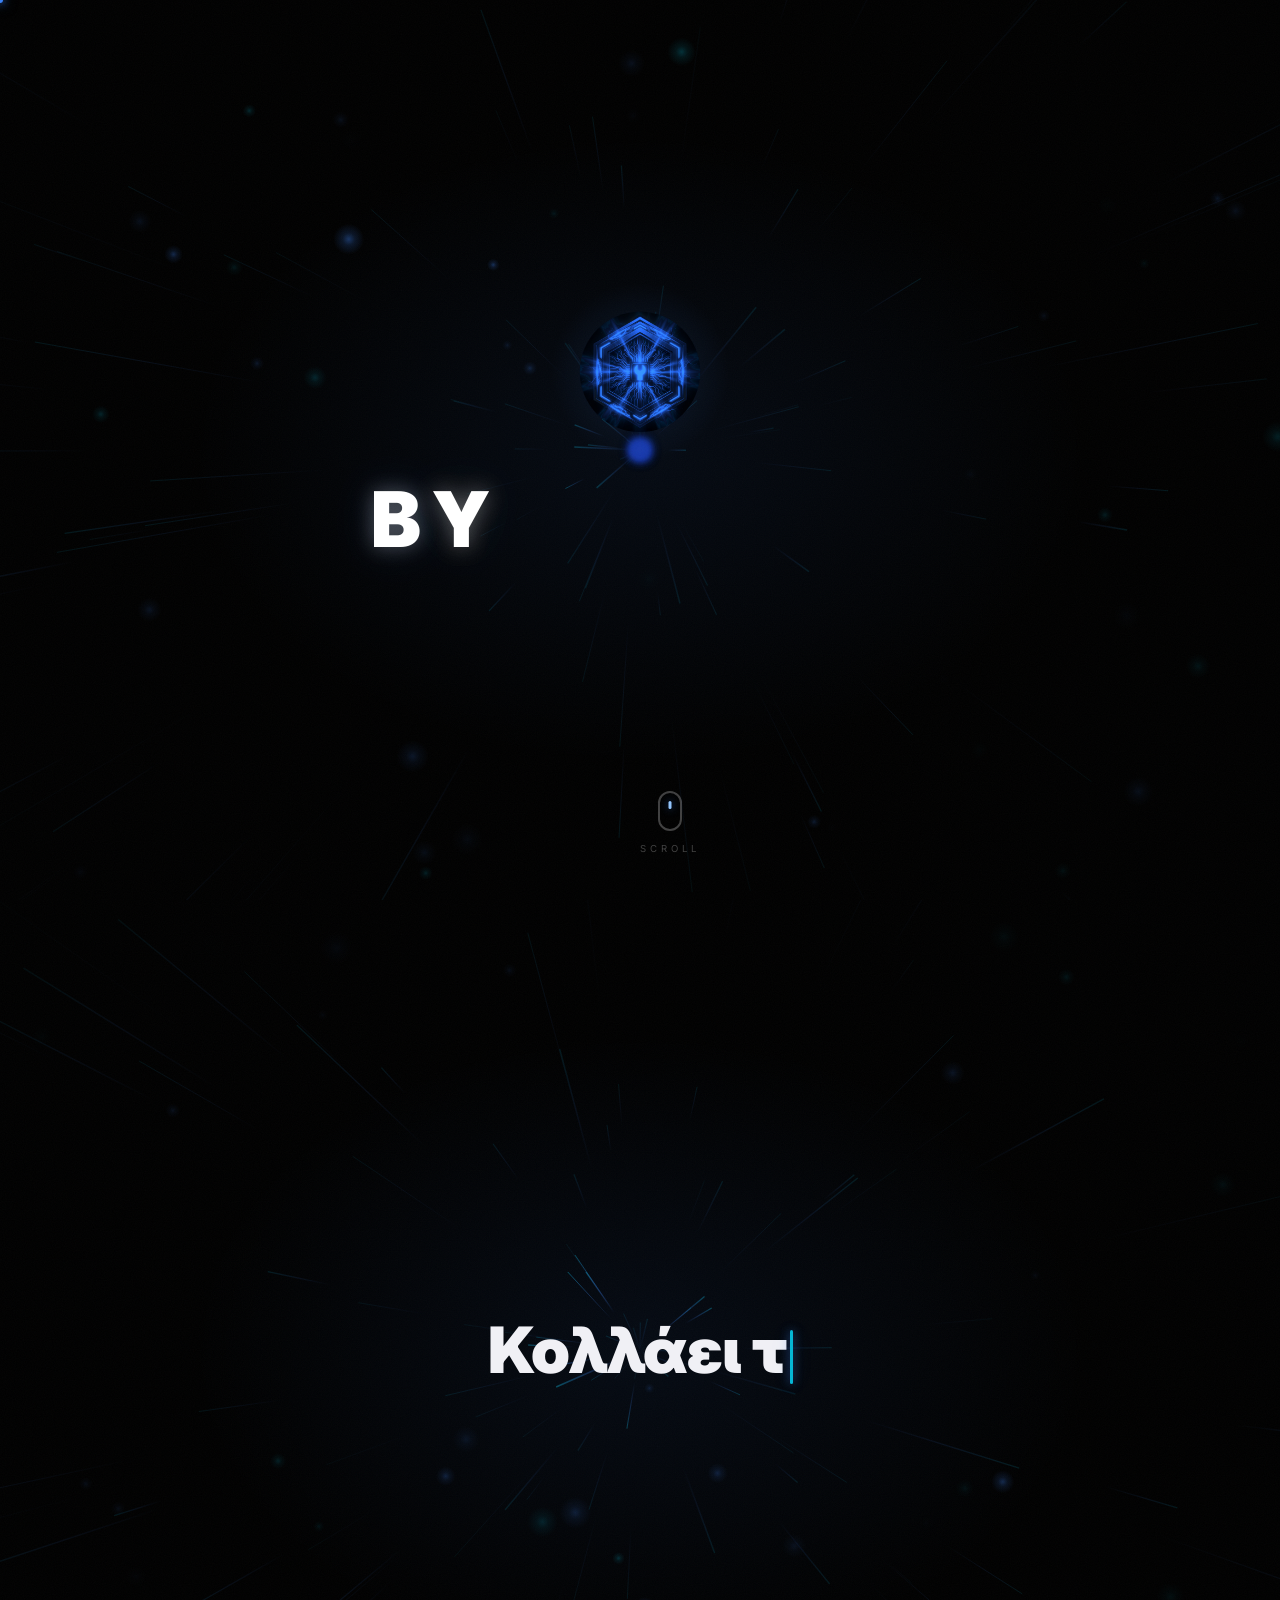
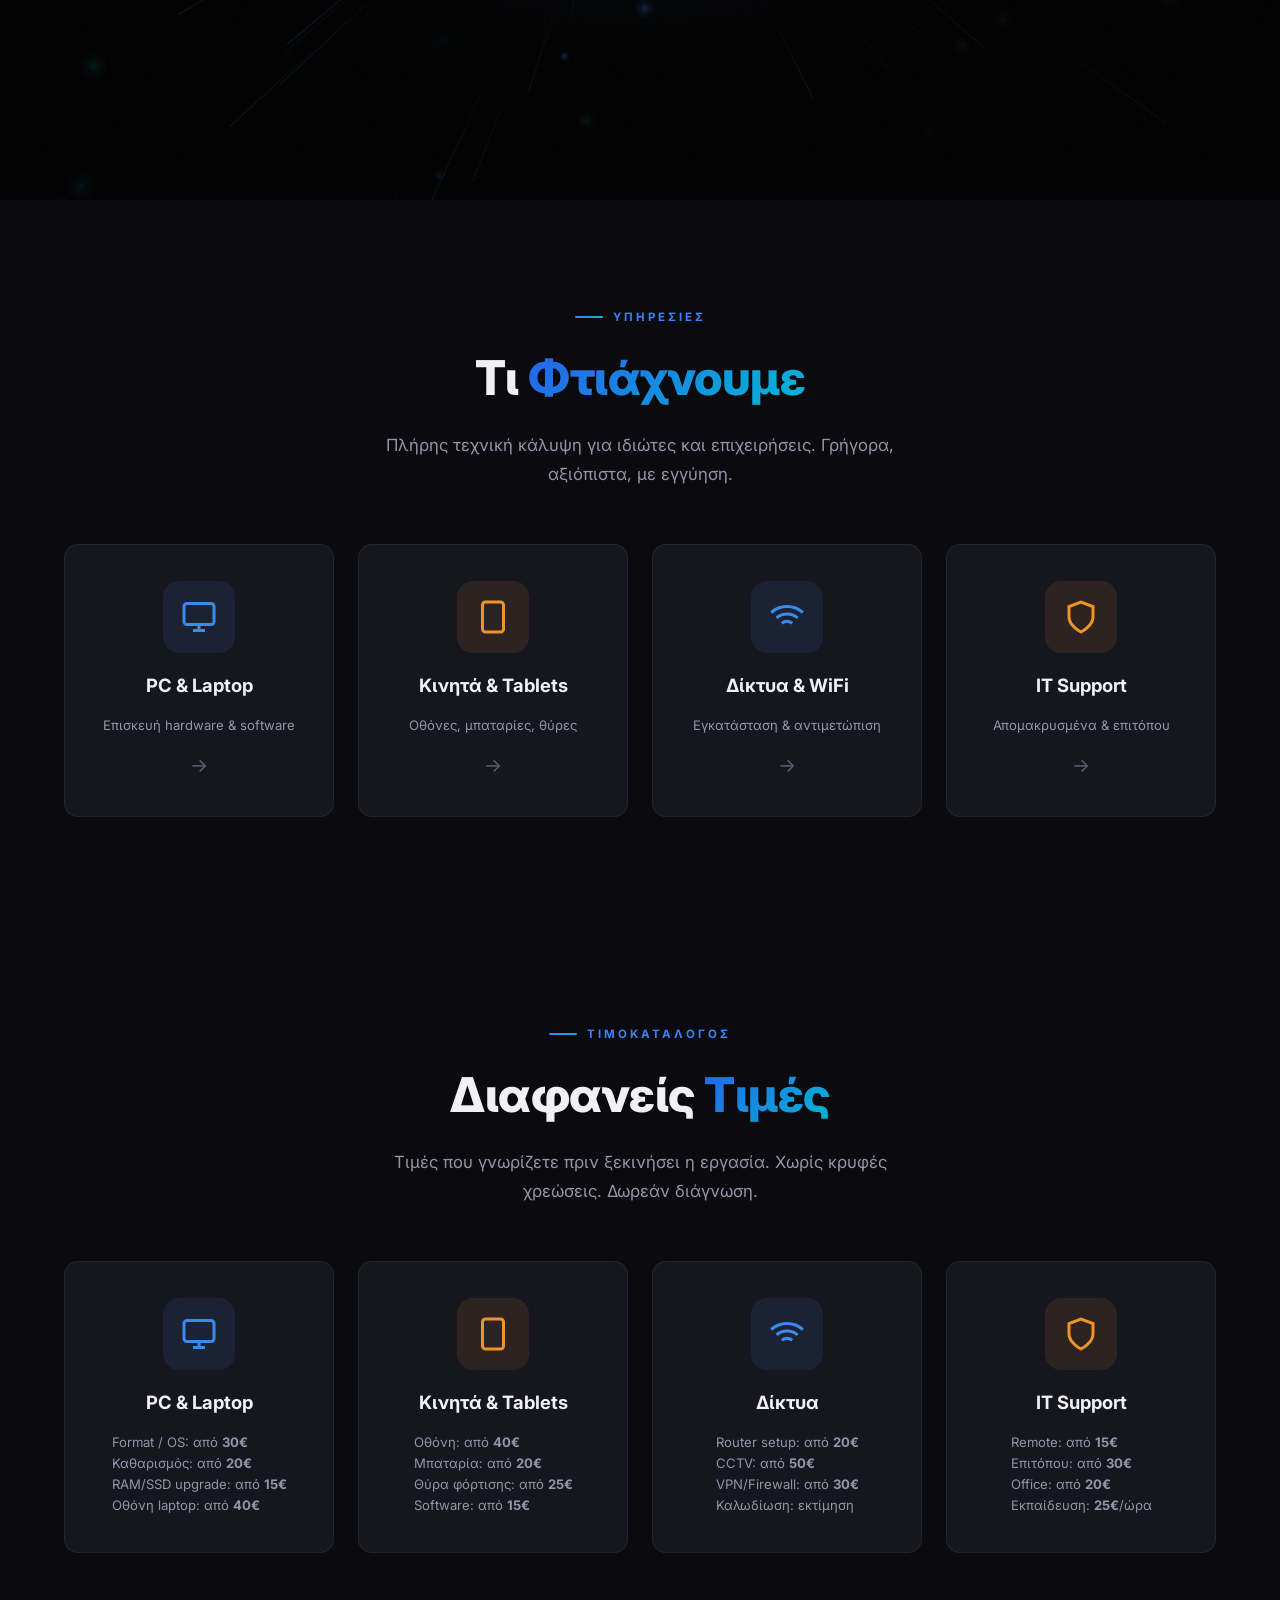
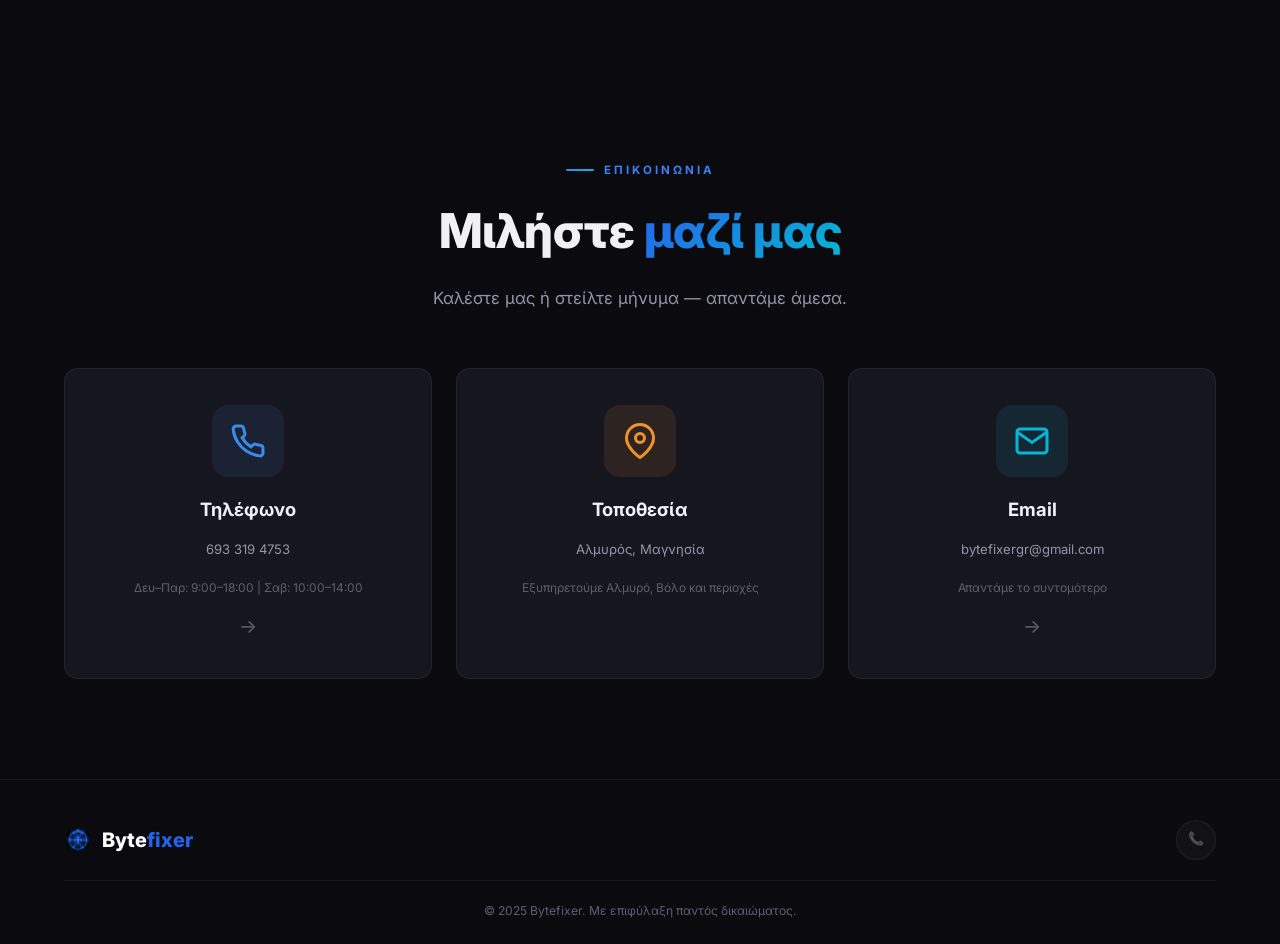
<file: index.html>
<!DOCTYPE html>
<html lang="el">
<head>
  <meta charset="UTF-8">
  <meta name="viewport" content="width=device-width, initial-scale=1.0">
  <title>Bytefixer — Τεχνική Υποστήριξη & Επισκευές</title>
  <meta name="description" content="Bytefixer — Επισκευές υπολογιστών, κινητών, δικτύων. Αλμυρός, Βόλος. Επαγγελματική τεχνική υποστήριξη με εγγύηση.">
  <link href="https://fonts.googleapis.com/css2?family=Inter:wght@300;400;500;600;700;800;900&display=swap" rel="stylesheet">
  <link rel="stylesheet" href="css/landing.css">
  <link rel="manifest" href="manifest.json">
  <meta name="theme-color" content="#3b82f6">
  <meta name="apple-mobile-web-app-capable" content="yes">
  <link rel="icon" href="icons/logo.jpg" type="image/jpeg">
  <link rel="apple-touch-icon" href="icons/logo.jpg">
</head>
<body>

  <!-- NAVBAR -->
  <nav class="navbar" id="navbar">
    <div class="container">
      <a href="#hero" class="nav-logo">
        <img src="icons/logo.jpg" alt="Bytefixer Logo" width="32" height="32" style="display:block; clip-path:inset(7% round 50%);">
        <span><span style="color:#fff">Byte</span><span style="color:#2563eb">fixer</span></span>
      </a>
      <div class="nav-links nav-hidden" id="navLinks">
        <a href="#services">Υπηρεσίες</a>
        <a href="#pricing">Τιμές</a>
        <a href="blog.html">Blog</a>
        <a href="#contact">Επικοινωνία</a>
        <a href="tel:+306933194753" style="padding:10px 22px;background:linear-gradient(135deg,#3b82f6,#06b6d4);color:#fff;border-radius:12px;font-weight:600;box-shadow:0 0 30px rgba(59,130,246,0.25);">📞 Καλέστε μας</a>
      </div>
      <button class="nav-toggle" id="navToggle" aria-label="Menu"><span></span><span></span><span></span></button>
    </div>
  </nav>

  <!-- ===== HERO ===== -->
  <section class="hero" id="hero">
    <canvas id="warpCanvas"></canvas>
    <canvas id="particlesCanvas"></canvas>
    <div class="glow-overlay"></div>
    <div class="vignette"></div>
    <div class="noise"></div>
    <div class="hero-content">
      <div class="logo-icon" id="heroLogo">
        <div class="logo-glow"></div>
        <img src="icons/logo.jpg" alt="Bytefixer Logo" width="140" height="140" class="hero-logo-img" style="display:block; clip-path:inset(7% round 50%); position:relative; z-index:1;">
      </div>
      <h1 class="title" id="heroTitle">
        <span class="letter white" data-i="0">B</span><span class="letter white" data-i="1">Y</span><span class="letter white" data-i="2">T</span><span class="letter white" data-i="3">E</span><span class="letter blue" data-i="4">F</span><span class="letter blue" data-i="5">I</span><span class="letter blue" data-i="6">X</span><span class="letter blue" data-i="7">E</span><span class="letter blue" data-i="8">R</span>
      </h1>
      <p class="subtitle" id="heroSubtitle">Τεχνική Υποστήριξη & Επισκευές</p>
    </div>
    <div class="scroll-indicator" onclick="document.getElementById('hype').scrollIntoView({behavior:'smooth'})">
      <div class="mouse"></div>
      <span class="scroll-text">Scroll</span>
    </div>
  </section>

  <!-- ===== HYPE / TYPEWRITER ===== -->
  <section class="problems-section" id="hype">
    <canvas id="warpCanvas2"></canvas>
    <canvas id="particlesCanvas2"></canvas>
    <div class="glow-overlay"></div>
    <div class="vignette"></div>
    <div class="noise"></div>
    <div class="problems-inner" id="typewriterContainer">
      <!-- Typed in by JS -->
    </div>
  </section>

  <!-- ===== SERVICES ===== -->
  <section class="section" id="services">
    <div class="container">
      <div class="section-header reveal">
        <span class="label"><span class="line"></span>Υπηρεσίες</span>
        <h2>Τι <span class="gradient-text">Φτιάχνουμε</span></h2>
        <p class="desc">Πλήρης τεχνική κάλυψη για ιδιώτες και επιχειρήσεις. Γρήγορα, αξιόπιστα, με εγγύηση.</p>
      </div>
      <div class="stream-grid">
        <div class="stream-card reveal" onclick="openModal(this)" style="cursor:none;">
          <div class="stream-icon" style="background:rgba(59,139,235,0.1);">
            <svg width="36" height="36" viewBox="0 0 24 24" fill="none" stroke="#3b8beb" stroke-width="2"><rect x="2" y="3" width="20" height="14" rx="2"/><line x1="8" y1="21" x2="16" y2="21"/><line x1="12" y1="17" x2="12" y2="21"/></svg>
          </div>
          <h3 data-id="pc">PC & Laptop</h3>
          <p>Επισκευή hardware & software</p>
          <span class="stream-arrow">→</span>
        </div>
        <div class="stream-card reveal" onclick="openModal(this)" style="cursor:none;">
          <div class="stream-icon" style="background:rgba(240,147,43,0.1);">
            <svg width="36" height="36" viewBox="0 0 24 24" fill="none" stroke="#f0932b" stroke-width="2"><rect x="5" y="2" width="14" height="20" rx="2"/><line x1="12" y1="18" x2="12.01" y2="18"/></svg>
          </div>
          <h3 data-id="mobile">Κινητά & Tablets</h3>
          <p>Οθόνες, μπαταρίες, θύρες</p>
          <span class="stream-arrow">→</span>
        </div>
        <div class="stream-card reveal" onclick="openModal(this)" style="cursor:none;">
          <div class="stream-icon" style="background:rgba(59,139,235,0.1);">
            <svg width="36" height="36" viewBox="0 0 24 24" fill="none" stroke="#3b8beb" stroke-width="2"><path d="M5 12.55a11 11 0 0 1 14.08 0"/><path d="M1.42 9a16 16 0 0 1 21.16 0"/><path d="M8.53 16.11a6 6 0 0 1 6.95 0"/><line x1="12" y1="20" x2="12.01" y2="20"/></svg>
          </div>
          <h3 data-id="network">Δίκτυα & WiFi</h3>
          <p>Εγκατάσταση & αντιμετώπιση</p>
          <span class="stream-arrow">→</span>
        </div>
        <div class="stream-card reveal" onclick="openModal(this)" style="cursor:none;">
          <div class="stream-icon" style="background:rgba(240,147,43,0.1);">
            <svg width="36" height="36" viewBox="0 0 24 24" fill="none" stroke="#f0932b" stroke-width="2"><path d="M12 22s8-4 8-10V5l-8-3-8 3v7c0 6 8 10 8 10z"/></svg>
          </div>
          <h3 data-id="it">IT Support</h3>
          <p>Απομακρυσμένα & επιτόπου</p>
          <span class="stream-arrow">→</span>
        </div>
      </div>
    </div>
  </section>

  <!-- ===== PRICING ===== -->
  <section class="section" id="pricing">
    <div class="container">
      <div class="section-header reveal">
        <span class="label"><span class="line"></span>Τιμοκατάλογος</span>
        <h2>Διαφανείς <span class="gradient-text">Τιμές</span></h2>
        <p class="desc">Τιμές που γνωρίζετε πριν ξεκινήσει η εργασία. Χωρίς κρυφές χρεώσεις. Δωρεάν διάγνωση.</p>
      </div>
      <div class="stream-grid">
        <div class="stream-card reveal">
          <div class="stream-icon" style="background:rgba(59,139,235,0.1);">
            <svg width="36" height="36" viewBox="0 0 24 24" fill="none" stroke="#3b8beb" stroke-width="2"><rect x="2" y="3" width="20" height="14" rx="2"/><line x1="8" y1="21" x2="16" y2="21"/><line x1="12" y1="17" x2="12" y2="21"/></svg>
          </div>
          <h3>PC & Laptop</h3>
          <p style="text-align:left;font-size:.82rem;">Format / OS: από <strong>30€</strong><br>Καθαρισμός: από <strong>20€</strong><br>RAM/SSD upgrade: από <strong>15€</strong><br>Οθόνη laptop: από <strong>40€</strong></p>
        </div>
        <div class="stream-card reveal">
          <div class="stream-icon" style="background:rgba(240,147,43,0.1);">
            <svg width="36" height="36" viewBox="0 0 24 24" fill="none" stroke="#f0932b" stroke-width="2"><rect x="5" y="2" width="14" height="20" rx="2"/><line x1="12" y1="18" x2="12.01" y2="18"/></svg>
          </div>
          <h3>Κινητά & Tablets</h3>
          <p style="text-align:left;font-size:.82rem;">Οθόνη: από <strong>40€</strong><br>Μπαταρία: από <strong>20€</strong><br>Θύρα φόρτισης: από <strong>25€</strong><br>Software: από <strong>15€</strong></p>
        </div>
        <div class="stream-card reveal">
          <div class="stream-icon" style="background:rgba(59,139,235,0.1);">
            <svg width="36" height="36" viewBox="0 0 24 24" fill="none" stroke="#3b8beb" stroke-width="2"><path d="M5 12.55a11 11 0 0 1 14.08 0"/><path d="M1.42 9a16 16 0 0 1 21.16 0"/><path d="M8.53 16.11a6 6 0 0 1 6.95 0"/><line x1="12" y1="20" x2="12.01" y2="20"/></svg>
          </div>
          <h3>Δίκτυα</h3>
          <p style="text-align:left;font-size:.82rem;">Router setup: από <strong>20€</strong><br>CCTV: από <strong>50€</strong><br>VPN/Firewall: από <strong>30€</strong><br>Καλωδίωση: εκτίμηση</p>
        </div>
        <div class="stream-card reveal">
          <div class="stream-icon" style="background:rgba(240,147,43,0.1);">
            <svg width="36" height="36" viewBox="0 0 24 24" fill="none" stroke="#f0932b" stroke-width="2"><path d="M12 22s8-4 8-10V5l-8-3-8 3v7c0 6 8 10 8 10z"/></svg>
          </div>
          <h3>IT Support</h3>
          <p style="text-align:left;font-size:.82rem;">Remote: από <strong>15€</strong><br>Επιτόπου: από <strong>30€</strong><br>Office: από <strong>20€</strong><br>Εκπαίδευση: <strong>25€</strong>/ώρα</p>
        </div>
      </div>
    </div>
  </section>

  <!-- ===== CONTACT ===== -->
  <section class="section" id="contact">
    <div class="container">
      <div class="section-header reveal">
        <span class="label"><span class="line"></span>Επικοινωνία</span>
        <h2>Μιλήστε <span class="gradient-text">μαζί μας</span></h2>
        <p class="desc">Καλέστε μας ή στείλτε μήνυμα — απαντάμε άμεσα.</p>
      </div>
      <div class="stream-grid" style="grid-template-columns:repeat(auto-fit, minmax(280px, 1fr));">
        <a href="tel:+306933194753" class="stream-card reveal">
          <div class="stream-icon" style="background:rgba(59,139,235,0.1);">
            <svg width="36" height="36" viewBox="0 0 24 24" fill="none" stroke="#3b8beb" stroke-width="2"><path d="M22 16.92v3a2 2 0 0 1-2.18 2 19.79 19.79 0 0 1-8.63-3.07 19.5 19.5 0 0 1-6-6 19.79 19.79 0 0 1-3.07-8.67A2 2 0 0 1 4.11 2h3a2 2 0 0 1 2 1.72c.127.96.361 1.903.7 2.81a2 2 0 0 1-.45 2.11L8.09 9.91a16 16 0 0 0 6 6l1.27-1.27a2 2 0 0 1 2.11-.45c.907.339 1.85.573 2.81.7A2 2 0 0 1 22 16.92z"/></svg>
          </div>
          <h3>Τηλέφωνο</h3>
          <p>693 319 4753</p>
          <p style="font-size:.75rem;color:var(--text3);margin-top:4px;">Δευ–Παρ: 9:00–18:00 | Σαβ: 10:00–14:00</p>
          <span class="stream-arrow">→</span>
        </a>
        <div class="stream-card reveal">
          <div class="stream-icon" style="background:rgba(240,147,43,0.1);">
            <svg width="36" height="36" viewBox="0 0 24 24" fill="none" stroke="#f0932b" stroke-width="2"><path d="M21 10c0 7-9 13-9 13s-9-6-9-13a9 9 0 0 1 18 0z"/><circle cx="12" cy="10" r="3"/></svg>
          </div>
          <h3>Τοποθεσία</h3>
          <p>Αλμυρός, Μαγνησία</p>
          <p style="font-size:.75rem;color:var(--text3);margin-top:4px;">Εξυπηρετούμε Αλμυρό, Βόλο και περιοχές</p>
        </div>
        <a href="mailto:bytefixergr@gmail.com" class="stream-card reveal">
          <div class="stream-icon" style="background:rgba(6,182,212,0.1);">
            <svg width="36" height="36" viewBox="0 0 24 24" fill="none" stroke="#06b6d4" stroke-width="2"><path d="M4 4h16c1.1 0 2 .9 2 2v12c0 1.1-.9 2-2 2H4c-1.1 0-2-.9-2-2V6c0-1.1.9-2 2-2z"/><polyline points="22,6 12,13 2,6"/></svg>
          </div>
          <h3>Email</h3>
          <p>bytefixergr@gmail.com</p>
          <p style="font-size:.75rem;color:var(--text3);margin-top:4px;">Απαντάμε το συντομότερο</p>
          <span class="stream-arrow">→</span>
        </a>
      </div>
    </div>
  </section>

  <!-- ===== FOOTER ===== -->
  <footer class="footer">
    <div class="container">
      <div class="footer-top">
        <a href="#hero" class="nav-logo footer-logo-always">
          <img src="icons/logo.jpg" alt="Bytefixer Logo" width="28" height="28" style="display:block; clip-path:inset(7% round 50%);">
          <span><span style="color:#fff">Byte</span><span style="color:#2563eb">fixer</span></span>
        </a>
        <div class="footer-socials">
          <a href="tel:+306933194753" aria-label="Phone" style="font-size:.8rem;color:var(--text3);">📞</a>
        </div>
      </div>
      <div class="footer-copy">© 2025 Bytefixer. Με επιφύλαξη παντός δικαιώματος.</div>
    </div>
  </footer>

  
  <!-- ===== MODAL ===== -->
  <div class="modal-overlay" id="serviceModal" onclick="closeModal(event)">
    <div class="modal-content">
      <button class="modal-close" onclick="closeModal(event, true)">&times;</button>
      <h3 id="modalTitle">Τίτλος</h3>
      <p id="modalDesc">Περιγραφή</p>
    </div>
  </div>

  <script src="js/landing.js"></script>
</body>
</html>
</file>
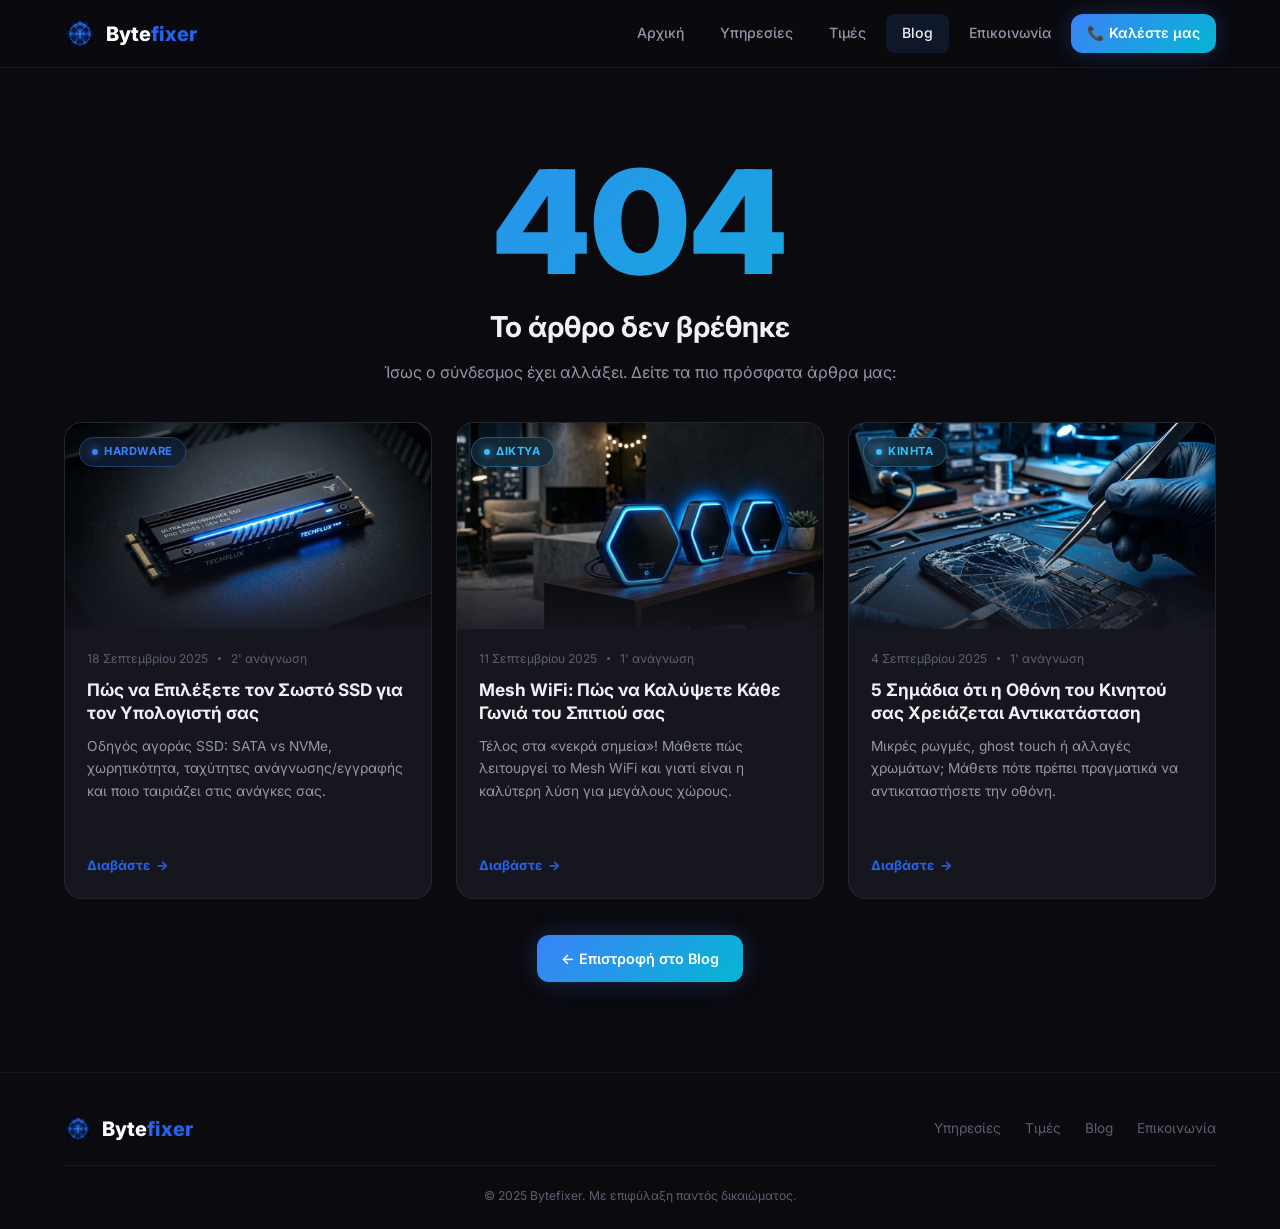
<file: article.html>
<!DOCTYPE html>
<html lang="el">
<head>
  <meta charset="UTF-8">
  <meta name="viewport" content="width=device-width, initial-scale=1.0">
  <title>Άρθρο — Bytefixer Blog</title>
  <meta name="description" content="Bytefixer Blog — οδηγοί και συμβουλές τεχνολογίας.">
  <meta property="og:title" content="Bytefixer Blog">
  <meta property="og:description" content="Οδηγοί και συμβουλές τεχνολογίας.">
  <meta property="og:type" content="article">
  <meta property="og:image" content="">
  <meta name="theme-color" content="#3b82f6">
  <link href="https://fonts.googleapis.com/css2?family=Inter:wght@300;400;500;600;700;800;900&display=swap" rel="stylesheet">
  <link rel="stylesheet" href="css/landing.css">
  <link rel="stylesheet" href="css/blog.css">
  <link rel="icon" href="icons/logo.jpg" type="image/jpeg">
  <link rel="apple-touch-icon" href="icons/logo.jpg">
</head>
<body class="blog-page article-page">

  <div class="read-progress" id="readProgress"></div>

  <!-- NAVBAR -->
  <nav class="navbar scrolled" id="navbar">
    <div class="container">
      <a href="index.html" class="nav-logo">
        <img src="icons/logo.jpg" alt="Bytefixer Logo" width="32" height="32" style="display:block; clip-path:inset(7% round 50%);">
        <span><span style="color:#fff">Byte</span><span style="color:#2563eb">fixer</span></span>
      </a>
      <div class="nav-links" id="navLinks">
        <a href="index.html">Αρχική</a>
        <a href="index.html#services">Υπηρεσίες</a>
        <a href="index.html#pricing">Τιμές</a>
        <a href="blog.html" class="active">Blog</a>
        <a href="index.html#contact">Επικοινωνία</a>
        <a href="tel:+306933194753" class="nav-cta">📞 Καλέστε μας</a>
      </div>
      <button class="nav-toggle" id="navToggle" aria-label="Menu"><span></span><span></span><span></span></button>
    </div>
  </nav>

  <main id="articleRoot">
    <!-- Rendered by js/article.js -->
    <div class="article-loading"><div class="spinner"></div></div>
  </main>

  <!-- FOOTER -->
  <footer class="footer">
    <div class="container">
      <div class="footer-top">
        <a href="index.html" class="nav-logo footer-logo-always">
          <img src="icons/logo.jpg" alt="Bytefixer Logo" width="28" height="28" style="display:block; clip-path:inset(7% round 50%);">
          <span><span style="color:#fff">Byte</span><span style="color:#2563eb">fixer</span></span>
        </a>
        <div class="blog-footer-links">
          <a href="index.html#services">Υπηρεσίες</a>
          <a href="index.html#pricing">Τιμές</a>
          <a href="blog.html">Blog</a>
          <a href="index.html#contact">Επικοινωνία</a>
        </div>
      </div>
      <div class="footer-copy">© 2025 Bytefixer. Με επιφύλαξη παντός δικαιώματος.</div>
    </div>
  </footer>

  <div class="toast" id="toast"></div>

  <script src="js/blog-data.js"></script>
  <script src="js/blog-common.js"></script>
  <script src="js/article.js"></script>
</body>
</html>
</file>
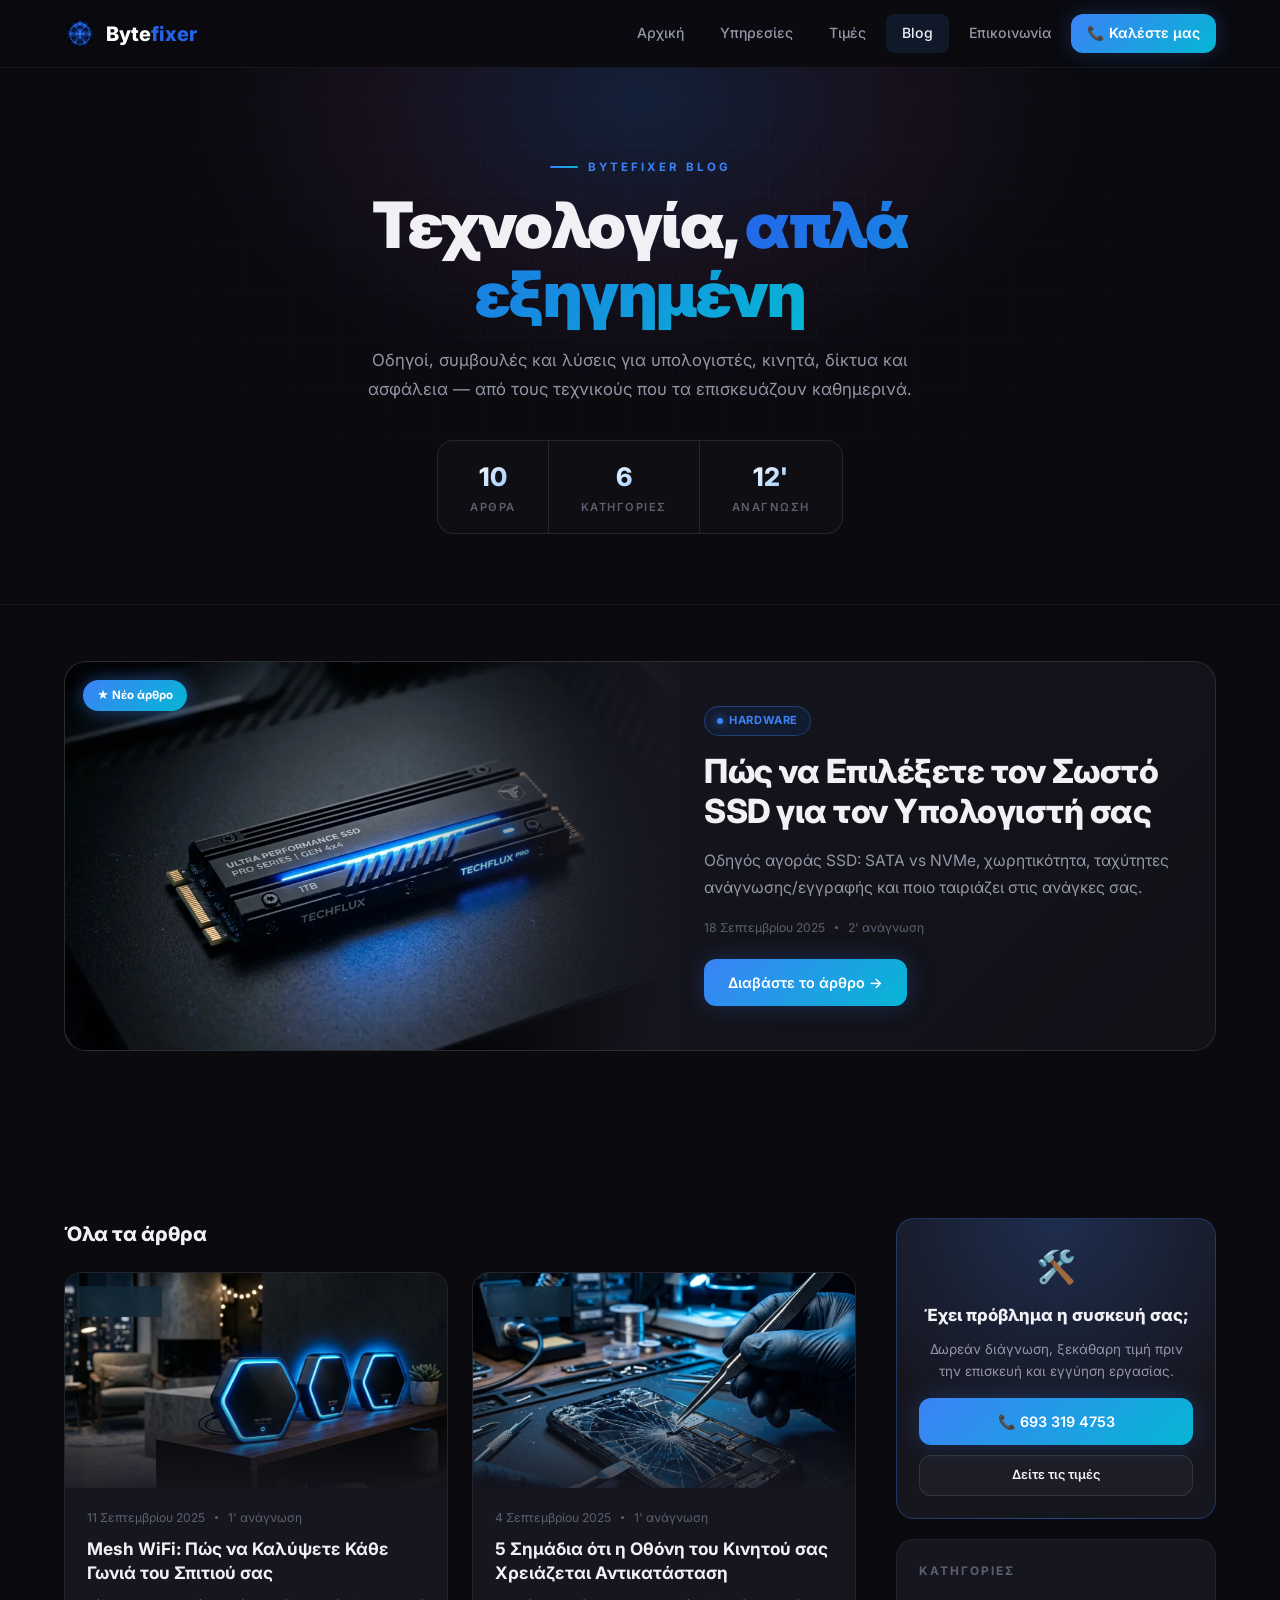
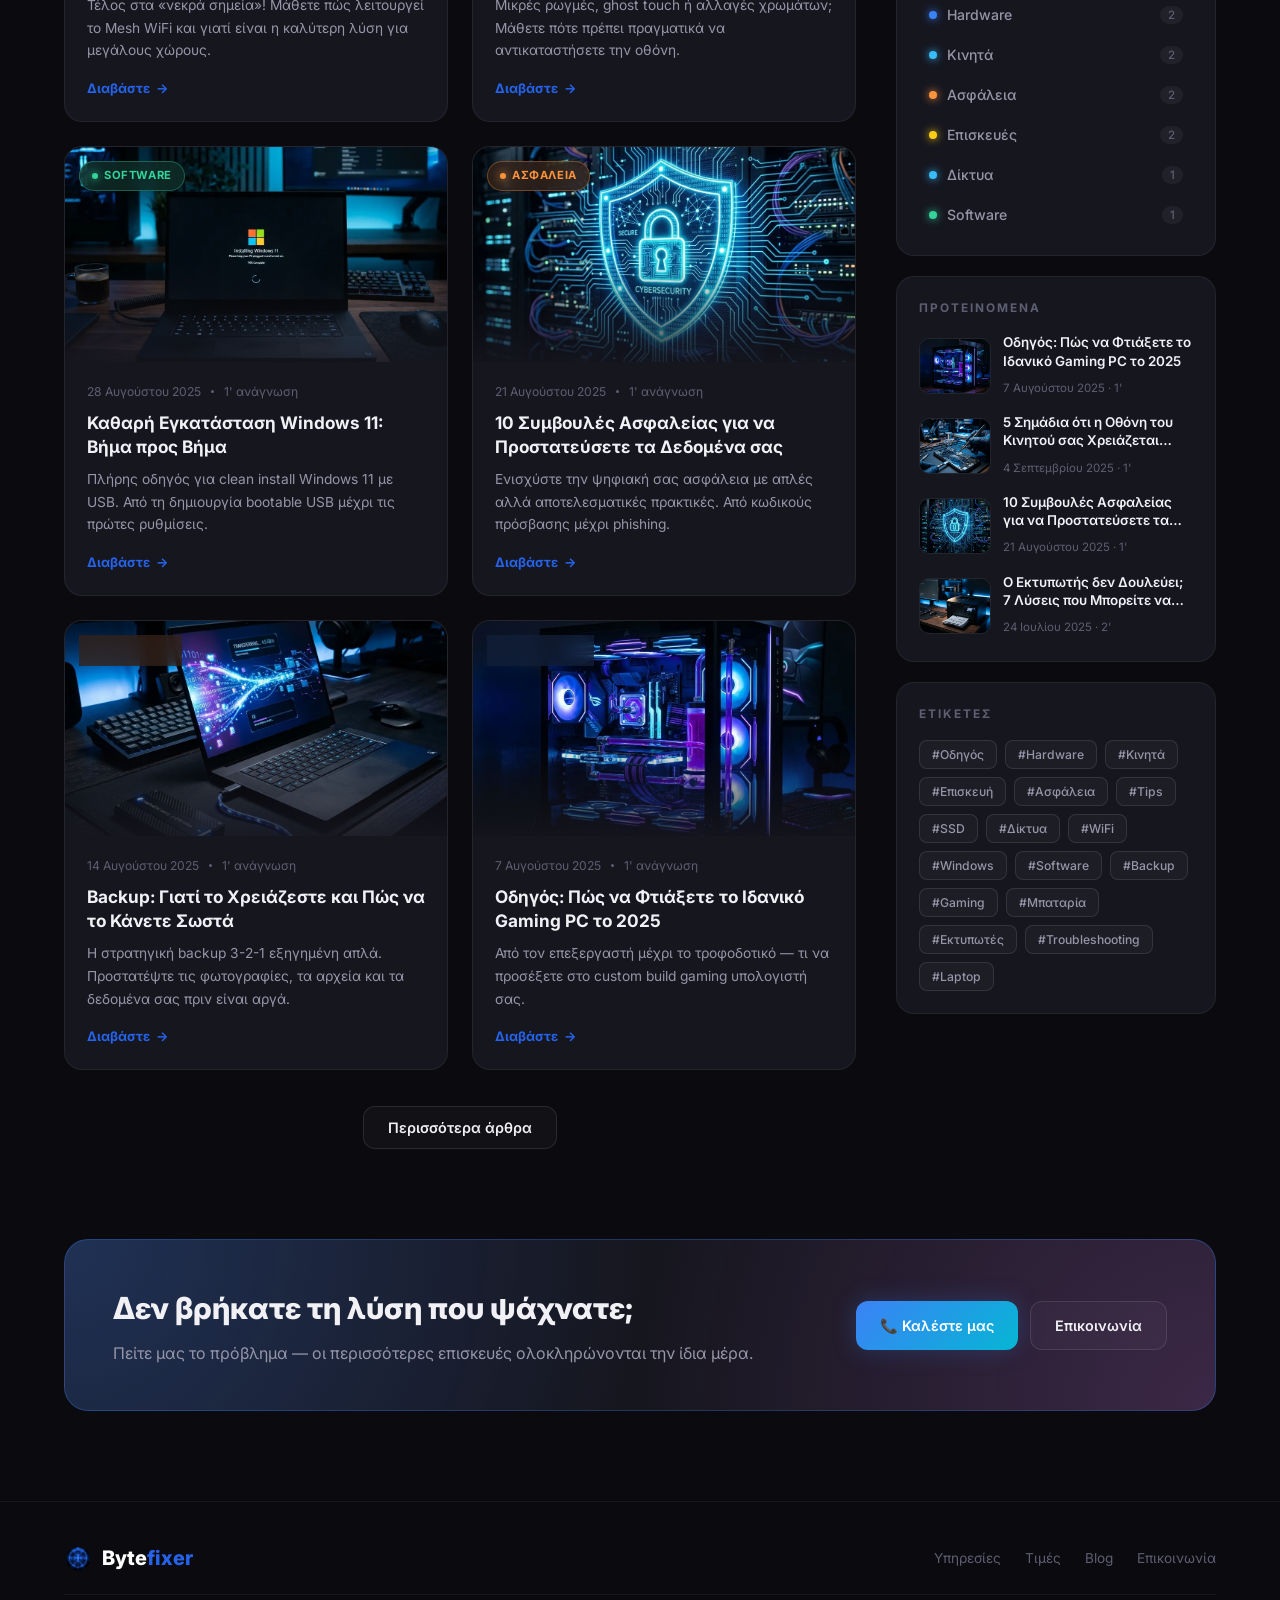
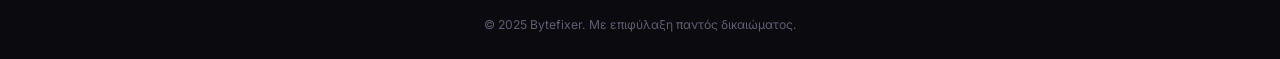
<file: blog.html>
<!DOCTYPE html>
<html lang="el">
<head>
  <meta charset="UTF-8">
  <meta name="viewport" content="width=device-width, initial-scale=1.0">
  <title>Blog — Bytefixer | Οδηγοί, Tips & Τεχνολογία</title>
  <meta name="description" content="Οδηγοί, συμβουλές και λύσεις για υπολογιστές, κινητά, δίκτυα και ασφάλεια από την ομάδα του Bytefixer — Αλμυρός, Βόλος.">
  <meta property="og:title" content="Blog — Bytefixer">
  <meta property="og:description" content="Οδηγοί, συμβουλές και λύσεις για υπολογιστές, κινητά, δίκτυα και ασφάλεια.">
  <meta property="og:type" content="website">
  <meta name="theme-color" content="#3b82f6">
  <link href="https://fonts.googleapis.com/css2?family=Inter:wght@300;400;500;600;700;800;900&display=swap" rel="stylesheet">
  <link rel="stylesheet" href="css/landing.css">
  <link rel="stylesheet" href="css/blog.css">
  <link rel="icon" href="icons/logo.jpg" type="image/jpeg">
  <link rel="apple-touch-icon" href="icons/logo.jpg">
</head>
<body class="blog-page">

  <!-- NAVBAR -->
  <nav class="navbar scrolled" id="navbar">
    <div class="container">
      <a href="index.html" class="nav-logo">
        <img src="icons/logo.jpg" alt="Bytefixer Logo" width="32" height="32" style="display:block; clip-path:inset(7% round 50%);">
        <span><span style="color:#fff">Byte</span><span style="color:#2563eb">fixer</span></span>
      </a>
      <div class="nav-links" id="navLinks">
        <a href="index.html">Αρχική</a>
        <a href="index.html#services">Υπηρεσίες</a>
        <a href="index.html#pricing">Τιμές</a>
        <a href="blog.html" class="active">Blog</a>
        <a href="index.html#contact">Επικοινωνία</a>
        <a href="tel:+306933194753" class="nav-cta">📞 Καλέστε μας</a>
      </div>
      <button class="nav-toggle" id="navToggle" aria-label="Menu"><span></span><span></span><span></span></button>
    </div>
  </nav>

  <!-- HERO -->
  <header class="blog-hero">
    <div class="blog-hero-grid"></div>
    <div class="blog-hero-glow"></div>
    <div class="container">
      <div class="blog-hero-content">
        <span class="label"><span class="line"></span>Bytefixer Blog</span>
        <h1>Τεχνολογία, <span class="gradient-text">απλά εξηγημένη</span></h1>
        <p class="desc">Οδηγοί, συμβουλές και λύσεις για υπολογιστές, κινητά, δίκτυα και ασφάλεια — από τους τεχνικούς που τα επισκευάζουν καθημερινά.</p>
        <div class="hero-stats">
          <div class="hero-stat"><strong id="statPosts">0</strong><span>Άρθρα</span></div>
          <div class="hero-stat"><strong id="statCats">0</strong><span>Κατηγορίες</span></div>
          <div class="hero-stat"><strong id="statMinutes">0'</strong><span>Ανάγνωση</span></div>
        </div>
      </div>
    </div>
  </header>

  <!-- FEATURED -->
  <section class="featured-section">
    <div class="container">
      <div id="featured"></div>
    </div>
  </section>

  <!-- TOOLBAR -->
  <section class="blog-toolbar" id="articles">
    <div class="container">
      <div class="toolbar-inner">
        <div class="cat-chips" id="catChips"></div>
        <div class="blog-search">
          <svg width="18" height="18" viewBox="0 0 24 24" fill="none" stroke="currentColor" stroke-width="2"><circle cx="11" cy="11" r="8"/><line x1="21" y1="21" x2="16.65" y2="16.65"/></svg>
          <input type="search" id="blogSearch" placeholder="Αναζήτηση άρθρων..." aria-label="Αναζήτηση άρθρων">
        </div>
      </div>
    </div>
  </section>

  <!-- MAIN: GRID + SIDEBAR -->
  <section class="blog-main">
    <div class="container blog-layout">
      <div class="blog-content">
        <div class="results-info" id="resultsInfo"></div>
        <div class="post-grid" id="postGrid"></div>
        <div class="blog-empty" id="blogEmpty" hidden>
          <svg width="56" height="56" viewBox="0 0 24 24" fill="none" stroke="currentColor" stroke-width="1.5"><circle cx="11" cy="11" r="8"/><line x1="21" y1="21" x2="16.65" y2="16.65"/></svg>
          <h3>Δεν βρέθηκαν άρθρα</h3>
          <p>Δοκιμάστε διαφορετική αναζήτηση ή κατηγορία.</p>
          <button class="btn-ghost" id="resetFilters">Εμφάνιση όλων</button>
        </div>
        <div class="load-more-wrap">
          <button class="btn-ghost" id="loadMore" hidden>Περισσότερα άρθρα</button>
        </div>
      </div>

      <aside class="blog-sidebar">
        <div class="side-card side-cta">
          <div class="side-cta-icon">🛠️</div>
          <h4>Έχει πρόβλημα η συσκευή σας;</h4>
          <p>Δωρεάν διάγνωση, ξεκάθαρη τιμή πριν την επισκευή και εγγύηση εργασίας.</p>
          <a href="tel:+306933194753" class="btn-primary">📞 693 319 4753</a>
          <a href="index.html#pricing" class="btn-ghost small">Δείτε τις τιμές</a>
        </div>

        <div class="side-card">
          <h4 class="side-title">Κατηγορίες</h4>
          <ul class="side-cats" id="sideCats"></ul>
        </div>

        <div class="side-card">
          <h4 class="side-title">Προτεινόμενα</h4>
          <div class="side-posts" id="sidePosts"></div>
        </div>

        <div class="side-card">
          <h4 class="side-title">Ετικέτες</h4>
          <div class="tag-cloud" id="tagCloud"></div>
        </div>
      </aside>
    </div>
  </section>

  <!-- CTA BAND -->
  <section class="cta-band">
    <div class="container">
      <div class="cta-band-inner reveal">
        <div>
          <h2>Δεν βρήκατε τη λύση που ψάχνατε;</h2>
          <p>Πείτε μας το πρόβλημα — οι περισσότερες επισκευές ολοκληρώνονται την ίδια μέρα.</p>
        </div>
        <div class="cta-band-actions">
          <a href="tel:+306933194753" class="btn-primary">📞 Καλέστε μας</a>
          <a href="index.html#contact" class="btn-ghost">Επικοινωνία</a>
        </div>
      </div>
    </div>
  </section>

  <!-- FOOTER -->
  <footer class="footer">
    <div class="container">
      <div class="footer-top">
        <a href="index.html" class="nav-logo footer-logo-always">
          <img src="icons/logo.jpg" alt="Bytefixer Logo" width="28" height="28" style="display:block; clip-path:inset(7% round 50%);">
          <span><span style="color:#fff">Byte</span><span style="color:#2563eb">fixer</span></span>
        </a>
        <div class="blog-footer-links">
          <a href="index.html#services">Υπηρεσίες</a>
          <a href="index.html#pricing">Τιμές</a>
          <a href="blog.html">Blog</a>
          <a href="index.html#contact">Επικοινωνία</a>
        </div>
      </div>
      <div class="footer-copy">© 2025 Bytefixer. Με επιφύλαξη παντός δικαιώματος.</div>
    </div>
  </footer>

  <script src="js/blog-data.js"></script>
  <script src="js/blog-common.js"></script>
  <script src="js/blog.js"></script>
</body>
</html>
</file>
<file: css/landing.css>
@import url('https://fonts.googleapis.com/css2?family=Inter:wght@300;400;500;600;700;800;900&display=swap');

*, *::before, *::after { margin: 0; padding: 0; box-sizing: border-box; }

:root {
  --blue: #3b82f6; --blue-light: #60a5fa; --blue-bright: #93c5fd;
  --blue-glow: rgba(59,130,246,0.6); --blue-dim: rgba(59,130,246,0.15);
  --cyan: #06b6d4; --cyan-light: #22d3ee;
  --bg: #0a0a0f; --bg2: #111118; --bg3: #16161f;
  --border: rgba(255,255,255,0.06); --border2: rgba(255,255,255,0.1);
  --text: #f0f0f5; --text2: #9595a8; --text3: #5e5e72;
  --radius: 14px;
}

html { scroll-behavior: smooth; font-size: 16px; }
body { font-family: 'Inter', sans-serif; background: var(--bg); color: var(--text); line-height: 1.6; overflow-x: hidden; -webkit-font-smoothing: antialiased; }
a { color: inherit; text-decoration: none; }
ul { list-style: none; }
button { font-family: inherit; cursor: pointer; border: none; }

.container { max-width: 1200px; margin: 0 auto; padding: 0 24px; }

/* ===== NAVBAR ===== */
.navbar { position: fixed; top: 0; left: 0; width: 100%; height: 68px; z-index: 1000; transition: all .35s ease; }
.navbar.scrolled { background: rgba(10,10,15,0.92); backdrop-filter: blur(20px); border-bottom: 1px solid var(--border); }
.navbar .container { display: flex; align-items: center; justify-content: space-between; height: 100%; }
.nav-logo { display: flex; align-items: center; gap: 10px; font-size: 1.25rem; font-weight: 800; z-index: 1001; opacity: 0; transform: translateY(-10px); pointer-events: none; transition: all .4s ease; }
.navbar.scrolled .nav-logo { opacity: 1; transform: translateY(0); pointer-events: all; }
.footer-logo-always { opacity: 1 !important; transform: none !important; pointer-events: all !important; }
.nav-links { display: flex; align-items: center; gap: 4px; }
.nav-links a { padding: 8px 16px; font-size: 0.88rem; font-weight: 500; color: var(--text2); border-radius: 8px; transition: all .2s; }
.nav-links a:hover { color: var(--text); background: rgba(255,255,255,0.04); }
.nav-links.nav-hidden a { opacity: 0; transform: translateY(-10px); pointer-events: none; transition: all .4s ease; }
.nav-links.nav-visible a { opacity: 1; transform: translateY(0); pointer-events: all; }
.nav-links.nav-visible a:nth-child(1) { transition-delay: 0s; }
.nav-links.nav-visible a:nth-child(2) { transition-delay: 0.05s; }
.nav-links.nav-visible a:nth-child(3) { transition-delay: 0.1s; }
.nav-links.nav-visible a:nth-child(4) { transition-delay: 0.15s; }
.nav-links.nav-visible a:nth-child(5) { transition-delay: 0.2s; }

/* Social link icons in navbar */
.social-link { display: flex !important; align-items: center; justify-content: center; width: 38px; height: 38px; padding: 0 !important; border-radius: 50% !important; transition: all .3s !important; }
.social-link:hover { background: rgba(59,130,246,0.15) !important; color: var(--cyan) !important; transform: translateY(-2px) !important; }

.nav-toggle { display: none; flex-direction: column; gap: 5px; background: none; z-index: 1001; padding: 4px; }
.nav-toggle span { width: 22px; height: 2px; background: #fff; border-radius: 2px; transition: all .2s; }
.nav-toggle.active span:nth-child(1) { transform: rotate(45deg) translate(5px,5px); }
.nav-toggle.active span:nth-child(2) { opacity: 0; }
.nav-toggle.active span:nth-child(3) { transform: rotate(-45deg) translate(5px,-5px); }

@media(max-width:768px) {
  .nav-toggle { display: flex; }
  .nav-links { position: fixed; top: 0; left: 0; width: 100%; height: 100vh; flex-direction: column; justify-content: center; gap: 8px; background: var(--bg); opacity: 0; pointer-events: none; transition: all .3s; }
  .nav-links.open { opacity: 1; pointer-events: all; }
  .nav-links a { font-size: 1.2rem; padding: 14px 28px; }
  .social-link { width: 48px !important; height: 48px !important; }
}

/* ===== HERO ===== */
.hero { position: relative; height: 100vh; display: flex; align-items: center; justify-content: center; overflow: hidden; background: #000; }
.hero canvas { position: absolute; top: 0; left: 0; width: 100%; height: 100%; }
#warpCanvas { z-index: 1; }
#particlesCanvas { z-index: 2; pointer-events: none; }
.glow-overlay { position: absolute; inset: 0; z-index: 3; pointer-events: none; background: radial-gradient(ellipse 50% 50% at 50% 50%, rgba(59,130,246,0.08), transparent 70%); }
.vignette { position: absolute; inset: 0; z-index: 4; pointer-events: none; background: radial-gradient(ellipse 70% 70% at 50% 50%, transparent 30%, rgba(0,0,0,0.5) 70%, rgba(0,0,0,0.85) 100%); }
.noise { position: absolute; inset: 0; z-index: 5; pointer-events: none; opacity: 0.03; background-image: url("data:image/svg+xml,%3Csvg viewBox='0 0 256 256' xmlns='http://www.w3.org/2000/svg'%3E%3Cfilter id='n'%3E%3CfeTurbulence type='fractalNoise' baseFrequency='0.9' numOctaves='4' stitchTiles='stitch'/%3E%3C/filter%3E%3Crect width='100%25' height='100%25' filter='url(%23n)'/%3E%3C/svg%3E"); background-size: 256px; }

.hero-content { position: relative; z-index: 10; text-align: center; pointer-events: none; }

/* --- Logo intro --- */
.logo-icon { margin-bottom: 36px; position: relative; opacity: 0; transform: scale(0.5); filter: brightness(0.2); transition: none; display: flex; align-items: center; justify-content: center; }
.logo-icon.lit {
  opacity: 1; transform: scale(1); filter: brightness(1);
  transition: opacity 1s ease, transform 1.4s cubic-bezier(0.34, 1.56, 0.64, 1), filter 1.2s ease;
}
.logo-icon.lit svg { filter: drop-shadow(0 0 20px var(--blue-glow)) drop-shadow(0 0 60px var(--blue-dim)); }
.logo-icon.burst { filter: brightness(2.5); transition: filter 0.25s ease; }
.logo-glow { position: absolute; top: 50%; left: 50%; transform: translate(-50%,-50%); width: 180px; height: 180px; background: radial-gradient(circle, var(--blue-dim), transparent 70%); border-radius: 50%; opacity: 0; transition: opacity 0.6s ease; }
.logo-icon.lit .logo-glow { opacity: 1; animation: pulseG 3s ease-in-out 0.8s infinite; }
@keyframes pulseG { 0%,100%{opacity:.5;transform:translate(-50%,-50%) scale(1)} 50%{opacity:1;transform:translate(-50%,-50%) scale(1.3)} }

/* --- Title letters --- */
.title { font-size: clamp(2.5rem,6vw,5rem); font-weight: 900; letter-spacing: 12px; text-transform: uppercase; line-height: 1.1; display: inline-flex; align-items: baseline; }
.letter-space { width: 0.4em; display: inline-block; }
.title .letter {
  opacity: 0;
  filter: brightness(0.3) blur(4px);
  transform: translateY(8px);
  transition: opacity 0.6s ease, filter 0.8s ease, transform 0.7s ease, text-shadow 0.8s ease;
  display: inline-block;
}
.title .letter.lit { opacity: 1; filter: brightness(1) blur(0px); transform: translateY(0); }
.title .letter.flash { filter: brightness(2.5) blur(0px); transition: filter 0.15s ease; }
.title .letter.white { color: #fff; }
.title .letter.white.lit { text-shadow: 0 0 20px rgba(255,255,255,0.3), 0 0 40px rgba(59,130,246,0.15); }
.title .letter.blue { color: #2563eb; }
.title .letter.blue.lit { text-shadow: 0 0 30px rgba(37,99,235,0.8), 0 0 60px rgba(37,99,235,0.4); }

/* --- Subtitle --- */
.subtitle { margin-top: 14px; font-size: clamp(.65rem,1.2vw,.85rem); font-weight: 500; letter-spacing: 6px; text-transform: uppercase; color: rgba(255,255,255,.35); opacity: 0; transform: translateY(12px); transition: opacity 1s ease, transform 1s ease; }
.subtitle.lit { opacity: 1; transform: translateY(0); }

.scroll-indicator { position: absolute; bottom: 44px; left: 50%; transform: translateX(-50%); z-index: 10; display: flex; flex-direction: column; align-items: center; gap: 10px; animation: fadeUp 1s ease 4.5s both; cursor: pointer; }
.mouse { width: 24px; height: 40px; border: 2px solid rgba(255,255,255,.25); border-radius: 13px; position: relative; }
.mouse::before { content: ''; position: absolute; top: 8px; left: 50%; transform: translateX(-50%); width: 3px; height: 8px; background: var(--blue-bright); border-radius: 3px; animation: scrollW 2s ease-in-out infinite; box-shadow: 0 0 8px var(--blue-glow); }
@keyframes scrollW { 0%{opacity:1;transform:translateX(-50%) translateY(0)} 100%{opacity:0;transform:translateX(-50%) translateY(14px)} }
.scroll-text { font-size: .6rem; letter-spacing: 4px; text-transform: uppercase; color: rgba(255,255,255,.25); }

@keyframes fadeDown { from{opacity:0;transform:translateY(-30px)} to{opacity:1;transform:translateY(0)} }
@keyframes fadeUp { from{opacity:0;transform:translateY(30px)} to{opacity:1;transform:translateY(0)} }

/* ===== HYPE / TYPEWRITER SECTION ===== */
.problems-section {
  position: relative;
  min-height: 100vh;
  display: flex;
  align-items: center;
  justify-content: center;
  background: #000;
  overflow: hidden;
  padding: 80px 24px;
}
.problems-section canvas { position: absolute; top: 0; left: 0; width: 100%; height: 100%; }
.problems-section #warpCanvas2 { z-index: 1; }
.problems-section #particlesCanvas2 { z-index: 2; pointer-events: none; }
.problems-inner {
  position: relative;
  z-index: 10;
  display: flex;
  flex-direction: column;
  align-items: center;
  gap: 18px;
  text-align: center;
}
.problem-line {
  font-size: clamp(2.2rem, 5vw, 5.5rem);
  font-weight: 900;
  letter-spacing: -1px;
  line-height: 1.15;
  color: var(--text);
  position: relative;
  min-height: 1.15em;
}
.problem-line .cursor {
  display: inline-block;
  width: 3px;
  height: 0.85em;
  background: var(--cyan);
  margin-left: 4px;
  vertical-align: middle;
  border-radius: 2px;
  animation: cursorBlink 0.7s step-end infinite;
  box-shadow: 0 0 10px var(--blue-glow), 0 0 20px rgba(59,130,246,0.2);
}
@keyframes cursorBlink {
  0%, 100% { opacity: 1; }
  50% { opacity: 0; }
}
.problem-line .cursor.done { animation: none; opacity: 0; transition: opacity 0.3s ease; }

/* Punchline styles */
.problem-answer {
  margin-top: 28px;
  font-size: clamp(2.8rem, 6vw, 6.5rem) !important;
  background: linear-gradient(135deg, var(--cyan), #38bdf8);
  -webkit-background-clip: text;
  -webkit-text-fill-color: transparent;
  background-clip: text;
  text-shadow: none;
}
.problem-hero {
  font-size: clamp(2.4rem, 5.5vw, 6rem) !important;
}
.brand-pop {
  background: linear-gradient(135deg, #2563eb, var(--cyan));
  -webkit-background-clip: text;
  -webkit-text-fill-color: transparent;
  background-clip: text;
  filter: drop-shadow(0 0 18px var(--blue-glow));
}

/* ===== SECTIONS ===== */
.section { padding: 100px 0; position: relative; }
.section-dark { background: var(--bg2); }
.section-header { text-align: center; margin-bottom: 56px; }
.label { display: inline-flex; align-items: center; gap: 10px; font-size: .72rem; font-weight: 700; letter-spacing: 3px; text-transform: uppercase; color: var(--blue); margin-bottom: 14px; }
.label .line { width: 28px; height: 2px; background: linear-gradient(90deg, var(--blue), var(--cyan)); border-radius: 2px; }
.section-header h2 { font-size: clamp(2rem,4vw,3rem); font-weight: 800; letter-spacing: -.5px; margin-bottom: 14px; }
.gradient-text { background: linear-gradient(135deg, #2563eb, var(--cyan)); -webkit-background-clip: text; -webkit-text-fill-color: transparent; background-clip: text; }
.desc { font-size: 1.05rem; color: var(--text2); max-width: 560px; margin: 0 auto; line-height: 1.7; }

/* ===== SPOTIFY PLAYER ===== */
.player-wrap {
  max-width: 700px;
  margin: 0 auto 56px;
  border-radius: 14px;
  overflow: hidden;
  border: 1px solid var(--border);
  transition: border-color .4s ease, box-shadow .4s ease;
}
.player-wrap:hover {
  border-color: rgba(59,130,246,0.3);
  box-shadow: 0 0 40px rgba(59,130,246,0.08);
}
.player-wrap iframe { display: block; }

/* ===== STREAMING CARDS ===== */
.stream-grid { display: grid; grid-template-columns: repeat(4, 1fr); gap: 24px; }
.stream-card {
  background: var(--bg3);
  border: 1px solid var(--border);
  border-radius: var(--radius);
  padding: 36px 28px;
  text-align: center;
  position: relative;
  overflow: hidden;
  transition: all .4s ease;
  display: flex;
  flex-direction: column;
  align-items: center;
  gap: 14px;
  cursor: pointer;
}
.stream-card::before {
  content: '';
  position: absolute;
  top: 0; left: 0; right: 0;
  height: 2px;
  background: linear-gradient(90deg, var(--blue), var(--cyan));
  opacity: 0;
  transition: opacity .3s;
}
.stream-card:hover {
  border-color: var(--blue);
  transform: translateY(-6px);
  box-shadow: 0 8px 40px rgba(59,130,246,0.15), 0 0 60px rgba(59,130,246,0.06);
}
.stream-card:hover::before { opacity: 1; }
.stream-icon {
  width: 72px; height: 72px;
  border-radius: 16px;
  display: flex; align-items: center; justify-content: center;
  margin-bottom: 4px;
  transition: transform .3s ease;
}
.stream-card:hover .stream-icon { transform: scale(1.1); }
.spotify-bg { background: rgba(30,215,96,0.1); }
.youtube-bg { background: rgba(255,0,0,0.1); }
.apple-bg { background: rgba(250,87,193,0.1); }
.soundcloud-bg { background: rgba(255,85,0,0.1); }
.stream-card h3 { font-size: 1.15rem; font-weight: 700; }
.stream-card p { font-size: .82rem; color: var(--text2); }
.stream-arrow {
  font-size: 1.2rem;
  color: var(--text3);
  transition: all .3s;
  margin-top: auto;
}
.stream-card:hover .stream-arrow { color: var(--cyan); transform: translateX(4px); }

/* ===== FOOTER ===== */
.footer { border-top: 1px solid var(--border); padding: 40px 0 24px; }
.footer-top { display: flex; justify-content: space-between; align-items: center; flex-wrap: wrap; gap: 16px; }
.footer-socials { display: flex; gap: 16px; }
.footer-socials a {
  width: 40px; height: 40px;
  display: flex; align-items: center; justify-content: center;
  border-radius: 50%;
  color: var(--text3);
  background: rgba(255,255,255,0.03);
  border: 1px solid var(--border);
  transition: all .3s;
}
.footer-socials a:hover {
  color: var(--cyan);
  border-color: var(--blue);
  background: rgba(59,130,246,0.1);
  transform: translateY(-2px);
  box-shadow: 0 0 15px rgba(59,130,246,0.15);
}
.footer-copy { text-align: center; padding-top: 20px; margin-top: 20px; border-top: 1px solid var(--border); font-size: .76rem; color: var(--text3); }

/* ===== ANIMATIONS ===== */
.reveal { opacity: 0; transform: translateY(28px); transition: all .7s cubic-bezier(.4,0,.2,1); }
.reveal.visible { opacity: 1; transform: translateY(0); }

/* ===== RESPONSIVE ===== */
@media(max-width:992px) {
  .stream-grid { grid-template-columns: repeat(2, 1fr); }
}

@media(max-width:768px) {
  /* Navbar */
  .nav-toggle { display: flex; }
  .nav-links {
    position: fixed; top: 0; left: 0; width: 100%; height: 100vh;
    flex-direction: column; justify-content: center; gap: 8px;
    background: var(--bg); opacity: 0; pointer-events: none; transition: all .3s;
  }
  .nav-links.open { opacity: 1; pointer-events: all; }
  .nav-links a { font-size: 1.2rem; padding: 14px 28px; }
  .social-link { width: 48px !important; height: 48px !important; }
  .navbar { height: 60px; }

  /* Hero */
  .hero { height: calc(100vh - 0px); }
  .title { font-size: clamp(2rem, 8vw, 3.5rem); letter-spacing: 6px; }
  .letter-space { width: 0.25em; }
  .subtitle { font-size: clamp(0.55rem, 2.5vw, 0.7rem); letter-spacing: 3px; }
  .logo-icon svg { width: 70px; height: 70px; }
  .logo-icon { margin-bottom: 24px; }
  .logo-glow { width: 140px; height: 140px; }
  .scroll-indicator { bottom: 28px; }
  .mouse { width: 20px; height: 34px; }
  .scroll-text { font-size: 0.55rem; letter-spacing: 3px; }

  /* Hype / typewriter */
  .problems-section { padding: 60px 16px; min-height: 80vh; }
  .problem-line { font-size: clamp(1.6rem, 5vw, 3rem); }
  .problem-answer { font-size: clamp(2rem, 6vw, 4rem) !important; margin-top: 20px; }
  .problem-hero { font-size: clamp(1.8rem, 5.5vw, 3.5rem) !important; }

  /* Stream grid */
  .stream-grid { grid-template-columns: 1fr; max-width: 400px; margin: 0 auto; }
  .stream-card { padding: 28px 24px; }
  .stream-icon { width: 60px; height: 60px; border-radius: 14px; }

  /* Sections */
  .section { padding: 60px 0; }
  .section-header { margin-bottom: 36px; }
  .section-header h2 { font-size: clamp(1.6rem, 5vw, 2.2rem); }
  .desc { font-size: 0.92rem; }
  .label { font-size: 0.68rem; letter-spacing: 2px; }

  /* Player */
  .player-wrap { margin: 0 auto 36px; border-radius: 10px; }

  /* Footer */
  .footer { padding: 32px 0 20px; }
  .footer-top { flex-direction: column; text-align: center; gap: 20px; }
  .footer-socials { justify-content: center; }
  .footer-socials a { width: 44px; height: 44px; }
  .footer-copy { font-size: 0.72rem; padding-top: 16px; margin-top: 16px; }
  .footer-links { flex-wrap: wrap; justify-content: center; gap: 14px; }
  .footer-links a { font-size: 0.82rem; }
}

@media(max-width:480px) {
  .container { padding: 0 16px; }
  .title { font-size: clamp(1.7rem, 10vw, 2.8rem); letter-spacing: 4px; }
  .subtitle { letter-spacing: 2px; font-size: clamp(0.5rem, 2.5vw, 0.6rem); }
  .logo-icon svg { width: 56px; height: 56px; }
  .logo-icon { margin-bottom: 18px; }
  .logo-glow { width: 110px; height: 110px; }
  .problem-line { font-size: clamp(1.3rem, 5.5vw, 2.2rem); }
  .problem-answer { font-size: clamp(1.5rem, 7vw, 3rem) !important; margin-top: 14px; }
  .problem-hero { font-size: clamp(1.4rem, 6vw, 2.5rem) !important; }
  .problems-section { padding: 40px 12px; }
  .problems-inner { gap: 12px; }
  .stream-card { padding: 24px 20px; }
  .stream-card h3 { font-size: 1.05rem; }
  .stream-card p { font-size: 0.78rem; }
  .stream-icon { width: 52px; height: 52px; border-radius: 12px; }
  .stream-icon svg { width: 28px; height: 28px; }
  .section-header h2 { font-size: clamp(1.4rem, 6vw, 1.8rem); }
  .scroll-indicator { bottom: 20px; }
}

@media(max-width:360px) {
  .container { padding: 0 12px; }
  .title { font-size: 1.5rem; letter-spacing: 3px; }
  .problem-line { font-size: 1.2rem; }
  .problem-answer { font-size: 1.4rem !important; }
  .stream-card { padding: 20px 16px; }
  .navbar { height: 54px; }
  .nav-logo { font-size: 1.05rem; }
  .nav-logo img, .nav-logo svg { width: 26px; height: 26px; }
}

/* ===== CUSTOM CURSOR ===== */
body.custom-cursor-active * {
  cursor: none !important;
}

.cursor-dot, .cursor-smoke {
  position: fixed;
  top: 0;
  left: 0;
  border-radius: 50%;
  pointer-events: none;
  z-index: 9999;
}

.cursor-dot {
  width: 6px;
  height: 6px;
  background-color: #3b82f6; /* Bright blue to be visible */
  box-shadow: 0 0 8px #3b82f6, 0 0 15px rgba(59, 130, 246, 0.5);
  margin-left: -3px;
  margin-top: -3px;
  transition: transform 0.1s;
}

.cursor-smoke {
  width: 20px;
  height: 20px;
  background-color: rgba(30, 64, 175, 0.85); /* Deep dark blue */
  filter: blur(6px);
  margin-left: -10px;
  margin-top: -10px;
  transition: background-color 0.3s, filter 0.3s;
  /* Mix-blend-mode removed so it stays dark against the black bg */
}

.cursor-dot.hover {
  transform: scale(0);
}

.cursor-smoke.hover {
  background-color: rgba(29, 78, 216, 0.9); /* Slightly more vivid dark blue on hover */
  filter: blur(10px);
}

/* ===== MODAL ===== */
.modal-overlay {
  position: fixed; top: 0; left: 0; width: 100%; height: 100%;
  background: rgba(10, 10, 15, 0.8); backdrop-filter: blur(8px);
  z-index: 2000; display: flex; align-items: center; justify-content: center;
  opacity: 0; pointer-events: none; transition: opacity 0.3s ease;
}
.modal-overlay.active {
  opacity: 1; pointer-events: all;
}
.modal-content {
  background: var(--bg2); border: 1px solid var(--border2);
  padding: 30px; border-radius: var(--radius);
  max-width: 500px; width: 90%; position: relative;
  transform: translateY(20px) scale(0.95); transition: transform 0.3s ease;
  box-shadow: 0 10px 40px rgba(0,0,0,0.5);
}
.modal-overlay.active .modal-content {
  transform: translateY(0) scale(1);
}
.modal-close {
  position: absolute; top: 15px; right: 15px;
  background: none; color: var(--text2); font-size: 1.8rem;
  line-height: 1; transition: color 0.2s;
}
.modal-close:hover { color: var(--blue-light); }
.modal-content h3 { font-size: 1.5rem; margin-bottom: 15px; color: #fff; }
.modal-content p { color: var(--text2); font-size: 0.95rem; line-height: 1.6; }
</file>
<file: css/blog.css>
/* ===== BLOG.CSS — blog listing + article pages (uses variables from landing.css) ===== */

.blog-page { background: var(--bg); }
.blog-hero, .article-hero, .featured-section, .blog-main, .related-section { position: relative; }

/* ---------- Shared buttons ---------- */
.btn-primary {
  display: inline-flex; align-items: center; justify-content: center; gap: 8px;
  padding: 12px 24px; border-radius: 12px; font-weight: 600; font-size: .9rem; color: #fff;
  background: linear-gradient(135deg, var(--blue), var(--cyan));
  box-shadow: 0 0 24px rgba(59,130,246,.25); transition: transform .25s, box-shadow .25s;
}
.btn-primary:hover { transform: translateY(-2px); box-shadow: 0 6px 30px rgba(59,130,246,.4); }
.btn-ghost {
  display: inline-flex; align-items: center; justify-content: center; gap: 8px;
  padding: 12px 24px; border-radius: 12px; font-weight: 600; font-size: .9rem; color: var(--text);
  background: rgba(255,255,255,.03); border: 1px solid var(--border2); cursor: pointer; transition: all .25s;
}
.btn-ghost:hover { border-color: var(--blue); color: #2563eb; background: rgba(59,130,246,.08); }
.btn-ghost.small, .btn-primary.small { padding: 9px 16px; font-size: .8rem; }

/* ---------- Navbar additions ---------- */
.nav-cta {
  background: linear-gradient(135deg, var(--blue), var(--cyan)) !important; color: #fff !important;
  font-weight: 600 !important; border-radius: 12px !important; box-shadow: 0 0 24px rgba(59,130,246,.25);
}
.nav-links a.active { color: var(--text); background: rgba(59,130,246,.12); }

/* ---------- Category badge ---------- */
.cat-badge {
  --cat: var(--blue);
  display: inline-flex; align-items: center; gap: 6px;
  padding: 5px 12px; border-radius: 999px; font-size: .7rem; font-weight: 700; letter-spacing: .6px; text-transform: uppercase;
  color: var(--cat); background: color-mix(in srgb, var(--cat) 14%, rgba(10,10,15,.75));
  border: 1px solid color-mix(in srgb, var(--cat) 35%, transparent); backdrop-filter: blur(8px);
}
.cat-badge::before { content: ''; width: 6px; height: 6px; border-radius: 50%; background: var(--cat); box-shadow: 0 0 8px var(--cat); }

.post-meta { display: flex; align-items: center; gap: 10px; flex-wrap: wrap; font-size: .76rem; color: var(--text3); }
.post-meta .dot { width: 3px; height: 3px; border-radius: 50%; background: var(--text3); }

/* ---------- Hero ---------- */
.blog-hero { padding: 150px 0 70px; overflow: hidden; text-align: center; border-bottom: 1px solid var(--border); }
.blog-hero-grid {
  position: absolute; inset: 0; pointer-events: none; opacity: .5;
  background-image: linear-gradient(rgba(59,130,246,.07) 1px, transparent 1px), linear-gradient(90deg, rgba(59,130,246,.07) 1px, transparent 1px);
  background-size: 48px 48px;
  mask-image: radial-gradient(ellipse 60% 70% at 50% 40%, #000 30%, transparent 75%);
  -webkit-mask-image: radial-gradient(ellipse 60% 70% at 50% 40%, #000 30%, transparent 75%);
}
.blog-hero-glow {
  position: absolute; top: -200px; left: 50%; transform: translateX(-50%); width: 900px; height: 600px; pointer-events: none;
  background: radial-gradient(ellipse at center, rgba(59,130,246,.18), rgba(232,121,249,.06) 40%, transparent 70%);
}
.blog-hero-content { position: relative; max-width: 760px; margin: 0 auto; }
.blog-hero h1 { font-size: clamp(2.3rem, 5.5vw, 4rem); font-weight: 900; letter-spacing: -1.5px; line-height: 1.08; margin-bottom: 18px; }
.blog-hero .desc { max-width: 620px; }
.hero-stats { display: inline-flex; gap: 0; margin-top: 36px; border: 1px solid var(--border2); border-radius: 16px; background: rgba(255,255,255,.02); backdrop-filter: blur(10px); }
.hero-stat { padding: 16px 32px; display: flex; flex-direction: column; align-items: center; gap: 2px; }
.hero-stat + .hero-stat { border-left: 1px solid var(--border2); }
.hero-stat strong { font-size: 1.6rem; font-weight: 800; background: linear-gradient(135deg, #fff, var(--blue-bright)); -webkit-background-clip: text; background-clip: text; -webkit-text-fill-color: transparent; }
.hero-stat span { font-size: .7rem; color: var(--text3); text-transform: uppercase; letter-spacing: 1.5px; font-weight: 600; }

/* ---------- Featured ---------- */
.featured-section { padding: 56px 0 8px; }
.featured-card {
  display: grid; grid-template-columns: 1.15fr 1fr; overflow: hidden;
  background: linear-gradient(135deg, var(--bg3), var(--bg2)); border: 1px solid var(--border2); border-radius: 22px;
  transition: border-color .35s, box-shadow .35s, transform .35s;
}
.featured-card:hover { border-color: rgba(59,130,246,.45); box-shadow: 0 20px 60px rgba(0,0,0,.45), 0 0 40px rgba(59,130,246,.12); transform: translateY(-3px); }
.featured-img { position: relative; min-height: 340px; overflow: hidden; }
.featured-img img { position: absolute; inset: 0; width: 100%; height: 100%; object-fit: cover; transition: transform .8s cubic-bezier(.2,.8,.2,1); }
.featured-card:hover .featured-img img { transform: scale(1.05); }
.featured-img::after { content: ''; position: absolute; inset: 0; background: linear-gradient(90deg, transparent 55%, var(--bg3)); }
.featured-flag {
  position: absolute; top: 18px; left: 18px; z-index: 2; padding: 6px 14px; border-radius: 999px;
  font-size: .72rem; font-weight: 700; color: #fff; background: linear-gradient(135deg, var(--blue), var(--cyan));
  box-shadow: 0 0 20px rgba(59,130,246,.5);
}
.featured-body { padding: 44px 44px 44px 24px; display: flex; flex-direction: column; justify-content: center; align-items: flex-start; gap: 16px; }
.featured-body h2 { font-size: clamp(1.5rem, 2.6vw, 2.1rem); font-weight: 800; line-height: 1.2; letter-spacing: -.5px; }
.featured-body p { color: var(--text2); line-height: 1.7; font-size: .98rem; }
.featured-body .btn-primary { margin-top: 6px; }

/* ---------- Toolbar ---------- */
.blog-toolbar {
  position: sticky; top: 68px; z-index: 50; padding: 18px 0; margin-top: 40px;
  background: rgba(10,10,15,.85); backdrop-filter: blur(16px); border-top: 1px solid var(--border); border-bottom: 1px solid var(--border);
}
.toolbar-inner { display: flex; align-items: center; justify-content: space-between; gap: 20px; }
.cat-chips { display: flex; gap: 8px; overflow-x: auto; scrollbar-width: none; padding: 2px; }
.cat-chips::-webkit-scrollbar { display: none; }
.chip {
  --cat: var(--blue);
  flex-shrink: 0; display: inline-flex; align-items: center; gap: 8px; padding: 8px 14px; border-radius: 999px;
  font-family: inherit; font-size: .82rem; font-weight: 600; color: var(--text2);
  background: rgba(255,255,255,.03); border: 1px solid var(--border2); transition: all .2s;
}
.chip:hover { color: var(--text); border-color: color-mix(in srgb, var(--cat) 50%, transparent); }
.chip.active { color: #fff; background: color-mix(in srgb, var(--cat) 22%, transparent); border-color: var(--cat); box-shadow: 0 0 18px color-mix(in srgb, var(--cat) 25%, transparent); }
.chip-count { font-size: .68rem; padding: 1px 7px; border-radius: 999px; background: rgba(255,255,255,.07); color: var(--text3); }
.chip.active .chip-count { background: rgba(255,255,255,.15); color: #fff; }
.blog-search { position: relative; flex-shrink: 0; width: 280px; }
.blog-search svg { position: absolute; left: 14px; top: 50%; transform: translateY(-50%); color: var(--text3); pointer-events: none; }
.blog-search input {
  width: 100%; padding: 11px 14px 11px 42px; border-radius: 12px; outline: none;
  font-family: inherit; font-size: .88rem; color: var(--text);
  background: var(--bg3); border: 1px solid var(--border2); transition: border-color .2s, box-shadow .2s;
}
.blog-search input:focus { border-color: var(--blue); box-shadow: 0 0 0 3px rgba(59,130,246,.15); }

/* ---------- Main layout ---------- */
.blog-main { padding: 40px 0 90px; }
.blog-layout { display: grid; grid-template-columns: minmax(0, 1fr) 320px; gap: 40px; align-items: start; }
.results-info { display: flex; align-items: center; gap: 12px; flex-wrap: wrap; margin-bottom: 22px; font-size: .9rem; color: var(--text2); }
.results-info strong { color: var(--text); }
.results-title { font-size: 1.25rem; font-weight: 800; color: var(--text); }
.clear-filters { font-family: inherit; font-size: .78rem; font-weight: 600; color: var(--cyan); background: rgba(232,121,249,.08); border: 1px solid rgba(232,121,249,.25); padding: 5px 12px; border-radius: 999px; }
.clear-filters:hover { background: rgba(232,121,249,.16); }

/* ---------- Post cards ---------- */
.post-grid { display: grid; grid-template-columns: repeat(2, minmax(0, 1fr)); gap: 24px; }
.post-grid.three { grid-template-columns: repeat(3, minmax(0, 1fr)); }
.post-card {
  display: flex; flex-direction: column; overflow: hidden; border-radius: 18px;
  background: var(--bg3); border: 1px solid var(--border); transition: transform .35s, border-color .35s, box-shadow .35s;
}
.post-card:hover { transform: translateY(-5px); border-color: rgba(59,130,246,.35); box-shadow: 0 16px 44px rgba(0,0,0,.45), 0 0 30px rgba(59,130,246,.08); }
.post-card-img { position: relative; aspect-ratio: 16 / 9; overflow: hidden; background: var(--bg2); }
.post-card-img img { width: 100%; height: 100%; object-fit: cover; transition: transform .7s cubic-bezier(.2,.8,.2,1); }
.post-card:hover .post-card-img img { transform: scale(1.06); }
.post-card-img::after { content: ''; position: absolute; inset: 0; background: linear-gradient(180deg, transparent 55%, rgba(22,22,31,.85)); }
.post-card-img .cat-badge { position: absolute; top: 14px; left: 14px; z-index: 2; }
.post-card-body { display: flex; flex-direction: column; gap: 10px; padding: 20px 22px 22px; flex: 1; }
.post-card-body h3 { font-size: 1.08rem; font-weight: 700; line-height: 1.35; transition: color .25s; }
.post-card:hover h3 { color: #2563eb; }
.post-card-body p { font-size: .86rem; color: var(--text2); line-height: 1.65; display: -webkit-box; -webkit-line-clamp: 3; -webkit-box-orient: vertical; overflow: hidden; }
.read-more { margin-top: auto; padding-top: 6px; font-size: .82rem; font-weight: 700; color: #2563eb; display: inline-flex; gap: 6px; }
.read-more .arrow { transition: transform .25s; }
.post-card:hover .read-more .arrow { transform: translateX(4px); }

.blog-empty { text-align: center; padding: 70px 20px; color: var(--text3); border: 1px dashed var(--border2); border-radius: 18px; }
.blog-empty svg { margin-bottom: 14px; opacity: .6; }
.blog-empty h3 { color: var(--text); font-size: 1.2rem; margin-bottom: 6px; }
.blog-empty p { margin-bottom: 20px; }
.load-more-wrap { display: flex; justify-content: center; margin-top: 36px; }

/* ---------- Sidebar ---------- */
.blog-sidebar, .article-aside { position: sticky; top: 160px; display: flex; flex-direction: column; gap: 20px; }
.article-aside { top: 96px; }
.side-card { background: var(--bg3); border: 1px solid var(--border); border-radius: 18px; padding: 22px; }
.side-title { font-size: .74rem; font-weight: 700; letter-spacing: 2px; text-transform: uppercase; color: var(--text3); margin-bottom: 16px; }
.side-cta {
  position: relative; overflow: hidden; text-align: center; display: flex; flex-direction: column; gap: 10px;
  background: radial-gradient(circle at 50% 0%, rgba(59,130,246,.22), transparent 65%), var(--bg3); border-color: rgba(59,130,246,.3);
}
.side-cta-icon { font-size: 2rem; }
.side-cta h4 { font-size: 1.05rem; font-weight: 800; }
.side-cta p { font-size: .84rem; color: var(--text2); line-height: 1.6; margin-bottom: 6px; }
.side-cta.compact { text-align: left; }
.side-cats { display: flex; flex-direction: column; gap: 4px; }
.side-cats button {
  --cat: var(--blue);
  width: 100%; display: flex; align-items: center; gap: 10px; padding: 9px 10px; border-radius: 10px;
  font-family: inherit; font-size: .88rem; font-weight: 500; color: var(--text2); background: none; text-align: left; transition: all .2s;
}
.side-cats button:hover { background: rgba(255,255,255,.04); color: var(--text); }
.side-cat-dot { width: 8px; height: 8px; border-radius: 50%; background: var(--cat); box-shadow: 0 0 8px var(--cat); }
.side-cat-count { margin-left: auto; font-size: .72rem; color: var(--text3); background: rgba(255,255,255,.05); padding: 2px 8px; border-radius: 999px; }
.side-posts { display: flex; flex-direction: column; gap: 14px; }
.side-post { display: grid; grid-template-columns: 72px 1fr; gap: 12px; align-items: center; }
.side-post img { width: 72px; height: 56px; object-fit: cover; border-radius: 10px; border: 1px solid var(--border); }
.side-post h5 { font-size: .84rem; font-weight: 600; line-height: 1.35; margin-bottom: 4px; transition: color .2s; display: -webkit-box; -webkit-line-clamp: 2; -webkit-box-orient: vertical; overflow: hidden; }
.side-post:hover h5 { color: #2563eb; }
.side-post span { font-size: .72rem; color: var(--text3); }
.tag-cloud, .article-tags { display: flex; flex-wrap: wrap; gap: 8px; }
.tag {
  font-family: inherit; font-size: .76rem; font-weight: 500; color: var(--text2); padding: 6px 12px; border-radius: 8px;
  background: rgba(255,255,255,.03); border: 1px solid var(--border2); transition: all .2s;
}
.tag:hover, .tag.active { color: #2563eb; border-color: rgba(59,130,246,.5); background: rgba(59,130,246,.1); }

/* ---------- CTA band ---------- */
.cta-band { padding: 0 0 90px; }
.cta-band-inner {
  display: flex; align-items: center; justify-content: space-between; gap: 30px; padding: 44px 48px; border-radius: 24px;
  background: radial-gradient(circle at 0% 0%, rgba(59,130,246,.25), transparent 50%), radial-gradient(circle at 100% 100%, rgba(232,121,249,.18), transparent 50%), var(--bg3);
  border: 1px solid rgba(59,130,246,.3);
}
.cta-band h2 { font-size: clamp(1.4rem, 2.6vw, 1.9rem); font-weight: 800; margin-bottom: 8px; }
.cta-band p { color: var(--text2); }
.cta-band-actions { display: flex; gap: 12px; flex-shrink: 0; }

/* ---------- Footer links ---------- */
.blog-footer-links { display: flex; gap: 24px; flex-wrap: wrap; }
.blog-footer-links a { font-size: .85rem; color: var(--text3); transition: color .2s; }
.blog-footer-links a:hover { color: #2563eb; }

/* =====================================================
   ARTICLE PAGE
   ===================================================== */
.read-progress { position: fixed; top: 0; left: 0; height: 3px; width: 0; z-index: 1100; background: linear-gradient(90deg, var(--blue), var(--cyan)); box-shadow: 0 0 12px var(--blue-glow); transition: width .1s linear; }
.article-loading { min-height: 70vh; display: flex; align-items: center; justify-content: center; }
.spinner { width: 38px; height: 38px; border-radius: 50%; border: 3px solid rgba(59,130,246,.2); border-top-color: var(--blue); animation: spin .8s linear infinite; }
@keyframes spin { to { transform: rotate(360deg); } }

.article-hero { padding: 130px 0 40px; overflow: hidden; }
.article-hero-inner { position: relative; max-width: 860px; text-align: center; display: flex; flex-direction: column; align-items: center; gap: 18px; }
.breadcrumb { display: flex; align-items: center; gap: 10px; flex-wrap: wrap; justify-content: center; font-size: .8rem; color: var(--text3); }
.breadcrumb a { color: var(--text2); transition: color .2s; }
.breadcrumb a:hover { color: #2563eb; }
.article-hero h1 { font-size: clamp(1.9rem, 4.4vw, 3.1rem); font-weight: 900; line-height: 1.15; letter-spacing: -1px; }
.article-lead { font-size: 1.1rem; color: var(--text2); line-height: 1.7; max-width: 700px; }
.article-meta { display: flex; align-items: center; justify-content: center; gap: 28px; flex-wrap: wrap; margin-top: 6px; }
.author-mini { display: flex; align-items: center; gap: 10px; text-align: left; }
.author-mini img { width: 40px; height: 40px; border-radius: 50%; object-fit: cover; border: 2px solid rgba(59,130,246,.5); }
.author-mini strong { display: block; font-size: .88rem; }
.author-mini span { font-size: .74rem; color: var(--text3); }
.article-meta-items { display: flex; gap: 18px; font-size: .84rem; color: var(--text2); }

.article-cover { max-width: 1040px; margin: 0 auto 50px; border-radius: 24px; overflow: hidden; border: 1px solid var(--border2); box-shadow: 0 30px 80px rgba(0,0,0,.5), 0 0 60px rgba(59,130,246,.1); }
.article-cover img { width: 100%; max-height: 520px; object-fit: cover; display: block; }

.article-layout { display: grid; grid-template-columns: minmax(0, 1fr) 280px; gap: 56px; max-width: 1100px; align-items: start; padding-bottom: 60px; }

/* Typography of the article body */
.article-body { font-size: 1.06rem; line-height: 1.85; color: #d4d4de; }
.article-body > * + * { margin-top: 1.1em; }
.article-body h2 { font-size: 1.65rem; font-weight: 800; color: var(--text); line-height: 1.3; margin-top: 2em; padding-left: 16px; border-left: 3px solid var(--blue); scroll-margin-top: 90px; }
.article-body h2:first-child { margin-top: 0; }
.article-body h3 { font-size: 1.25rem; font-weight: 700; color: var(--text); margin-top: 1.6em; }
.article-body strong { color: #fff; font-weight: 700; }
.article-body a { color: #2563eb; text-decoration: underline; text-underline-offset: 3px; }
.article-body ul, .article-body ol { padding-left: 0; display: flex; flex-direction: column; gap: 10px; }
.article-body ul { list-style: none; }
.article-body ul li { position: relative; padding-left: 28px; }
.article-body ul li::before { content: ''; position: absolute; left: 6px; top: .72em; width: 8px; height: 8px; border-radius: 2px; transform: rotate(45deg); background: linear-gradient(135deg, var(--blue), var(--cyan)); }
.article-body ol { list-style: none; counter-reset: step; }
.article-body ol li { position: relative; padding-left: 42px; counter-increment: step; }
.article-body ol li::before {
  content: counter(step); position: absolute; left: 0; top: .1em; width: 28px; height: 28px; border-radius: 8px;
  display: flex; align-items: center; justify-content: center; font-size: .8rem; font-weight: 800; color: #fff;
  background: rgba(59,130,246,.18); border: 1px solid rgba(59,130,246,.45);
}
.article-body blockquote {
  margin: 1.8em 0; padding: 20px 24px; border-radius: 14px; font-size: 1rem; color: var(--text);
  background: linear-gradient(135deg, rgba(59,130,246,.12), rgba(232,121,249,.05)); border: 1px solid rgba(59,130,246,.3);
}
.article-body code { font-size: .9em; padding: 2px 7px; border-radius: 6px; background: rgba(255,255,255,.06); border: 1px solid var(--border2); }

.article-tags { margin-top: 40px; padding-top: 28px; border-top: 1px solid var(--border); }

.share-box { display: flex; align-items: center; justify-content: space-between; gap: 16px; flex-wrap: wrap; margin-top: 28px; padding: 18px 22px; border-radius: 16px; background: var(--bg3); border: 1px solid var(--border); }
.share-box > span { font-size: .9rem; font-weight: 600; color: var(--text2); }
.share-buttons { display: flex; gap: 10px; }
.share-btn {
  width: 42px; height: 42px; border-radius: 12px; display: flex; align-items: center; justify-content: center;
  color: var(--text2); background: rgba(255,255,255,.04); border: 1px solid var(--border2); transition: all .25s;
}
.share-btn:hover { transform: translateY(-2px); color: #fff; }
.share-btn.fb:hover { background: #1877f2; border-color: #1877f2; }
.share-btn.wa:hover { background: #25d366; border-color: #25d366; }
.share-btn.vb:hover { background: #7360f2; border-color: #7360f2; }
.share-btn.copy:hover, .share-btn.native:hover { background: var(--blue); border-color: var(--blue); }

.article-cta {
  position: relative; overflow: hidden; margin-top: 36px; padding: 36px; border-radius: 20px; text-align: center;
  background: var(--bg3); border: 1px solid rgba(59,130,246,.35);
}
.article-cta-glow { position: absolute; inset: 0; pointer-events: none; background: radial-gradient(circle at 50% -20%, rgba(59,130,246,.35), transparent 60%); }
.article-cta h3, .article-cta p, .article-cta-actions { position: relative; }
.article-cta h3 { font-size: 1.4rem; font-weight: 800; margin-bottom: 8px; }
.article-cta p { color: var(--text2); max-width: 520px; margin: 0 auto 22px; line-height: 1.65; }
.article-cta-actions { display: flex; gap: 12px; justify-content: center; flex-wrap: wrap; }

.author-box { display: flex; gap: 20px; align-items: flex-start; margin-top: 28px; padding: 26px; border-radius: 18px; background: var(--bg3); border: 1px solid var(--border); }
.author-box img { width: 68px; height: 68px; border-radius: 50%; object-fit: cover; flex-shrink: 0; border: 2px solid rgba(59,130,246,.5); box-shadow: 0 0 20px rgba(59,130,246,.25); }
.author-label { font-size: .7rem; font-weight: 700; letter-spacing: 2px; text-transform: uppercase; color: #2563eb; }
.author-box h4 { font-size: 1.1rem; font-weight: 800; margin: 2px 0 6px; }
.author-box p { font-size: .88rem; color: var(--text2); line-height: 1.7; }

.post-nav { display: grid; grid-template-columns: 1fr 1fr; gap: 16px; margin-top: 28px; }
.post-nav-item { display: flex; flex-direction: column; gap: 6px; padding: 20px 22px; border-radius: 16px; background: var(--bg3); border: 1px solid var(--border); transition: all .3s; }
.post-nav-item.next { text-align: right; }
.post-nav-item:hover { border-color: rgba(59,130,246,.4); transform: translateY(-2px); }
.post-nav-label { font-size: .74rem; font-weight: 700; color: #2563eb; text-transform: uppercase; letter-spacing: 1px; }
.post-nav-title { font-size: .92rem; font-weight: 600; line-height: 1.4; }

.toc-list { list-style: none; display: flex; flex-direction: column; gap: 2px; counter-reset: toc; border-left: 1px solid var(--border2); }
.toc-list a { display: block; padding: 7px 0 7px 14px; margin-left: -1px; font-size: .84rem; line-height: 1.45; color: var(--text3); border-left: 2px solid transparent; transition: all .2s; }
.toc-list a:hover { color: var(--text); }
.toc-list a.active { color: #2563eb; border-left-color: var(--blue); font-weight: 600; }

.related-section { padding: 70px 0 90px; background: var(--bg2); border-top: 1px solid var(--border); }
.related-head { display: flex; align-items: center; justify-content: space-between; gap: 16px; margin-bottom: 28px; }
.related-head h2 { font-size: clamp(1.5rem, 3vw, 2rem); font-weight: 800; }

.not-found { padding: 150px 0 90px; text-align: center; }
.not-found-code { font-size: clamp(5rem, 14vw, 9rem); font-weight: 900; line-height: 1; background: linear-gradient(135deg, var(--blue), var(--cyan)); -webkit-background-clip: text; background-clip: text; -webkit-text-fill-color: transparent; }
.not-found h1 { font-size: 1.8rem; margin: 10px 0; }
.not-found p { color: var(--text2); margin-bottom: 36px; }
.not-found .post-grid { margin-bottom: 36px; text-align: left; }

.toast {
  position: fixed; bottom: 28px; left: 50%; transform: translate(-50%, 20px); z-index: 2000; opacity: 0; pointer-events: none;
  padding: 12px 22px; border-radius: 12px; font-size: .88rem; font-weight: 600; color: #fff;
  background: rgba(22,22,31,.95); border: 1px solid rgba(59,130,246,.4); box-shadow: 0 10px 30px rgba(0,0,0,.4); transition: all .3s;
}
.toast.show { opacity: 1; transform: translate(-50%, 0); }

/* =====================================================
   RESPONSIVE
   ===================================================== */
@media (max-width: 1080px) {
  .blog-layout { grid-template-columns: 1fr; }
  .blog-sidebar { position: static; display: grid; grid-template-columns: repeat(2, 1fr); }
  .article-layout { grid-template-columns: 1fr; gap: 0; }
  .article-aside { display: none; }
  .post-grid.three { grid-template-columns: repeat(2, minmax(0, 1fr)); }
}
@media (max-width: 860px) {
  .featured-card { grid-template-columns: 1fr; }
  .featured-img { min-height: 240px; }
  .featured-img::after { background: linear-gradient(180deg, transparent 55%, var(--bg3)); }
  .featured-body { padding: 8px 26px 30px; }
  .toolbar-inner { flex-direction: column; align-items: stretch; }
  .blog-search { width: 100%; }
  .cta-band-inner { flex-direction: column; text-align: center; padding: 36px 26px; }
}
@media (max-width: 768px) {
  .blog-toolbar { top: 60px; }
  .blog-hero { padding: 120px 0 56px; }
  .hero-stat { padding: 12px 18px; }
  .hero-stat strong { font-size: 1.25rem; }
  .post-grid, .post-grid.three { grid-template-columns: 1fr; }
  .blog-sidebar { grid-template-columns: 1fr; }
  .article-hero { padding: 110px 0 30px; }
  .article-meta { gap: 14px; }
  .article-cover { border-radius: 16px; margin-bottom: 36px; }
  .article-body { font-size: 1rem; }
  .article-body h2 { font-size: 1.35rem; }
  .post-nav { grid-template-columns: 1fr; }
  .post-nav-item.next { text-align: left; }
  .author-box { flex-direction: column; }
  .share-box { flex-direction: column; align-items: flex-start; }
  .related-head { flex-direction: column; align-items: flex-start; }
  .blog-footer-links { justify-content: center; }
}
</file>
